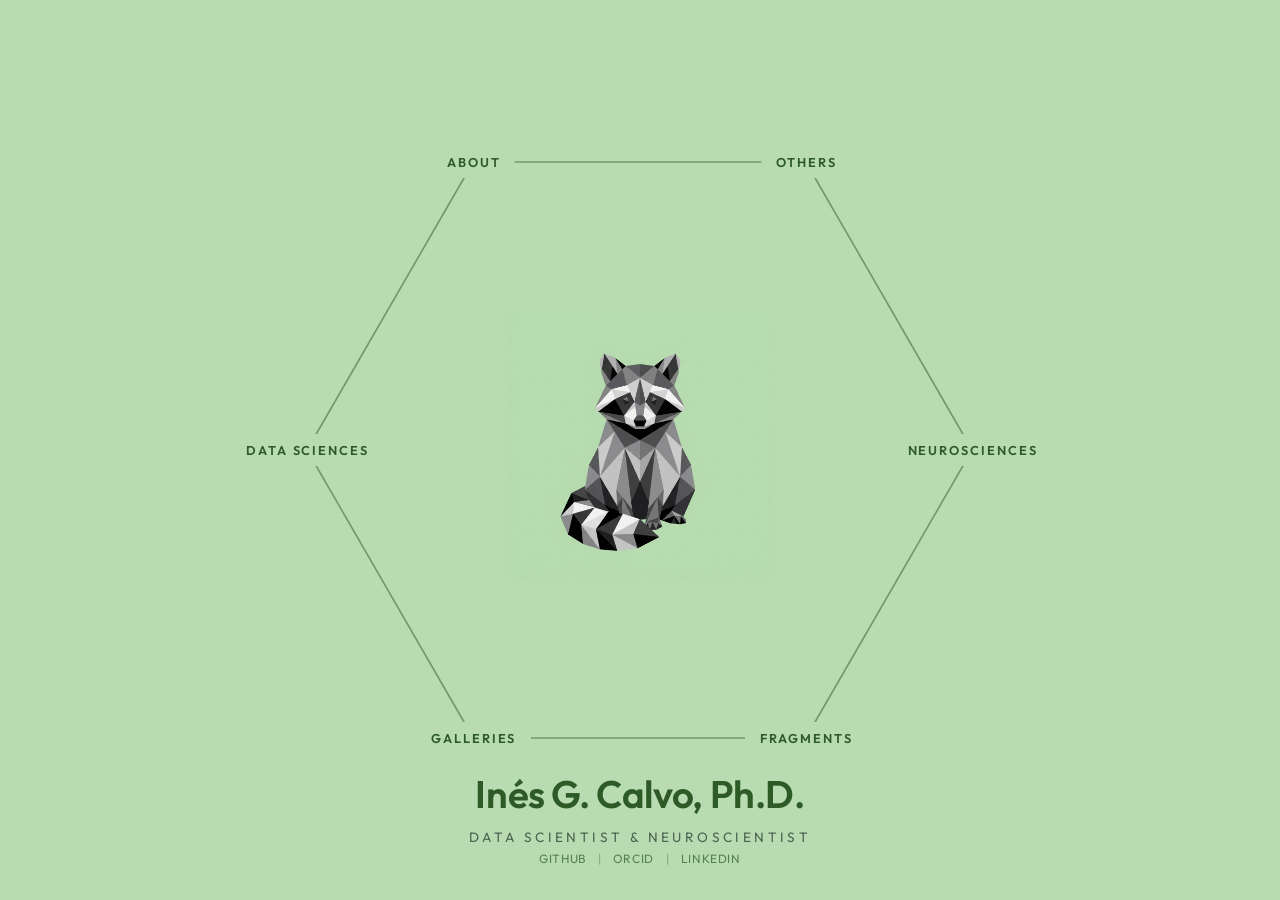
<file: index.html>
<!DOCTYPE html>
<html lang="en">
<head>
  <meta charset="UTF-8">
  <meta name="viewport" content="width=device-width, initial-scale=1.0">
  <meta name="author" content="Inés G. Calvo">
  <meta name="description" content="Inés González Calvo — Data Scientist & Neuroscientist. Interactive Minimalist Portfolio.">
  <title>Inés G. Calvo · Data Scientist & Neuroscientist</title>
  <link rel="shortcut icon" href="img/logo_inesgcalvo.png">
  <link rel="stylesheet" href="css/style.css?v=6">
</head>
<body>

  <div class="app-container">

    <!-- Hexagonal molecule: bonds + central figure + 6 vertices -->
    <div class="molecule" id="molecule">

      <!-- Bonds (hexagon edges) -->
      <svg class="hex-bonds" viewBox="0 0 100 86.6" aria-hidden="true" focusable="false">
        <polygon points="100,43.3 75,0 25,0 0,43.3 25,86.6 75,86.6"/>
      </svg>

      <!-- Central Figure -->
      <div class="central-figure">
        <img src="img/raccoon.png" alt="Geometric Raccoon" class="raccoon-img">
      </div>

      <!-- Vertices (atoms) + their branches -->
      <div class="hex-nodes">

        <!-- Top left -->
        <div class="vertex v-nw">
          <button class="node" data-hub="about" aria-expanded="false">About</button>
          <div class="branch" id="branch-about">
            <div class="twig" style="--a: 32deg">
              <span class="bond"></span>
              <a class="sub" href="bio.html">Bio</a>
            </div>
            <div class="twig" style="--a: 60deg">
              <span class="bond"></span>
              <a class="sub" href="cv.html">CV</a>
            </div>
            <div class="twig" style="--a: 88deg">
              <span class="bond"></span>
              <a class="sub" href="contact.html">Contact</a>
            </div>
          </div>
        </div>

        <!-- Top right -->
        <div class="vertex v-ne">
          <button class="node" data-panel="panel-others">Others</button>
        </div>

        <!-- Middle right -->
        <div class="vertex v-e">
          <button class="node" data-hub="neuro" aria-expanded="false">Neurosciences</button>
          <div class="branch" id="branch-neuro">
            <div class="twig" style="--a: 208deg">
              <span class="bond"></span>
              <a class="sub" href="publications.html">Publications</a>
            </div>
            <div class="twig" style="--a: 152deg">
              <span class="bond"></span>
              <a class="sub" href="experiences.html">Experiences</a>
            </div>
          </div>
        </div>

        <!-- Bottom right -->
        <div class="vertex v-se">
          <button class="node" data-panel="panel-fragments">Fragments</button>
        </div>

        <!-- Bottom left -->
        <div class="vertex v-sw">
          <button class="node" data-hub="galleries" aria-expanded="false">Galleries</button>
          <div class="branch" id="branch-galleries">
            <div class="twig" style="--a: -80deg">
              <span class="bond"></span>
              <button class="sub" data-panel="panel-photography">Photography</button>
            </div>
            <div class="twig" style="--a: -40deg">
              <span class="bond"></span>
              <button class="sub" data-panel="panel-drawings">Drawings</button>
            </div>
          </div>
        </div>

        <!-- Middle left -->
        <div class="vertex v-w">
          <button class="node" data-hub="data" aria-expanded="false">Data Sciences</button>
          <div class="branch" id="branch-data">
            <div class="twig" style="--a: -28deg">
              <span class="bond"></span>
              <button class="sub" data-panel="panel-projects">Projects</button>
            </div>
            <div class="twig" style="--a: 28deg">
              <span class="bond"></span>
              <button class="sub" data-panel="panel-models">Models</button>
            </div>
          </div>
        </div>

      </div>
    </div>

    <!-- UI Elements -->
    <div class="ui-overlay">
      <div class="bottom-info">
        <h1 class="name-title">Inés G. Calvo, Ph.D.</h1>
        <p class="sub-title">Data Scientist &amp; Neuroscientist</p>
        <nav class="social-links">
          <a href="https://github.com/inesgcalvo" target="_blank" rel="noopener" class="social-link">GitHub</a>
          <span class="separator">|</span>
          <a href="https://orcid.org/0000-0002-2652-2160" target="_blank" rel="noopener" class="social-link">ORCID</a>
          <span class="separator">|</span>
          <a href="https://www.linkedin.com/in/ines-g-calvo" target="_blank" rel="noopener" class="social-link">LinkedIn</a>
        </nav>
      </div>
    </div>

  </div>

  <!-- Projects Panel -->
  <div class="info-panel" id="panel-projects">
    <div class="panel-content">
      <button class="close-panel" aria-label="Close">&times;</button>
      <h2 class="panel-title">Projects</h2>
      <div class="projects-grid">
        <article class="project-item">
          <h4>Neuropapers DB</h4>
          <p>ML model predicting journals for neuroscience publications using TensorFlow.</p>
          <a href="https://github.com/inesgcalvo/neuro_papers_db" target="_blank" rel="noopener">View GitHub →</a>
        </article>

        <article class="project-item">
          <h4>Dog Breed Identifier</h4>
          <p>Deep learning vision model for identifying dog breeds.</p>
          <a href="https://github.com/inesgcalvo/dog_image_classification" target="_blank" rel="noopener">View GitHub →</a>
        </article>

        <article class="project-item">
          <h4>Price Prediction</h4>
          <p>Regression model for heavy machinery auction prices.</p>
          <a href="https://github.com/inesgcalvo/Bulldozer_price_prediction" target="_blank" rel="noopener">View GitHub →</a>
        </article>
      </div>
    </div>
  </div>

  <!-- Models Panel — TODO: replace with real content -->
  <div class="info-panel" id="panel-models">
    <div class="panel-content">
      <button class="close-panel" aria-label="Close">&times;</button>
      <h2 class="panel-title">Models</h2>
      <div class="panel-text wip">
        <p class="lead-text">Under construction.</p>
        <p>Trained models, experiments and notebooks will live here soon.</p>
      </div>
    </div>
  </div>

  <!-- Photography Panel -->
  <div class="info-panel" id="panel-photography">
    <div class="panel-content">
      <button class="close-panel" aria-label="Close">&times;</button>
      <h2 class="panel-title">Photography</h2>
      <div class="projects-grid">
        <article class="project-item">
          <h4>Lepidoptera</h4>
          <p>Butterflies photographed in the field over the summer of 2026.</p>
          <a href="lepidoptera.html">Open gallery →</a>
        </article>
      </div>
    </div>
  </div>

  <!-- Drawings Panel — TODO: replace with real content -->
  <div class="info-panel" id="panel-drawings">
    <div class="panel-content">
      <button class="close-panel" aria-label="Close">&times;</button>
      <h2 class="panel-title">Drawings</h2>
      <div class="panel-text wip">
        <p class="lead-text">Under construction.</p>
        <p>Sketches and illustrations are on their way.</p>
      </div>
    </div>
  </div>

  <!-- Others Panel -->
  <div class="info-panel" id="panel-others">
    <div class="panel-content">
      <button class="close-panel" aria-label="Close">&times;</button>
      <h2 class="panel-title">Others</h2>
      <div class="panel-text wip">
        <p class="lead-text">Under construction.</p>
        <p>This branch of the molecule is still growing.</p>
      </div>
    </div>
  </div>

  <!-- Fragments Panel -->
  <div class="info-panel" id="panel-fragments">
    <div class="panel-content">
      <button class="close-panel" aria-label="Close">&times;</button>
      <h2 class="panel-title">Fragments</h2>
      <div class="panel-text wip">
        <p class="lead-text">Under construction.</p>
        <p>Small pieces, notes and unfinished ideas will be collected here.</p>
      </div>
    </div>
  </div>

  <script src="js/main.js?v=2"></script>
</body>
</html>
</file>
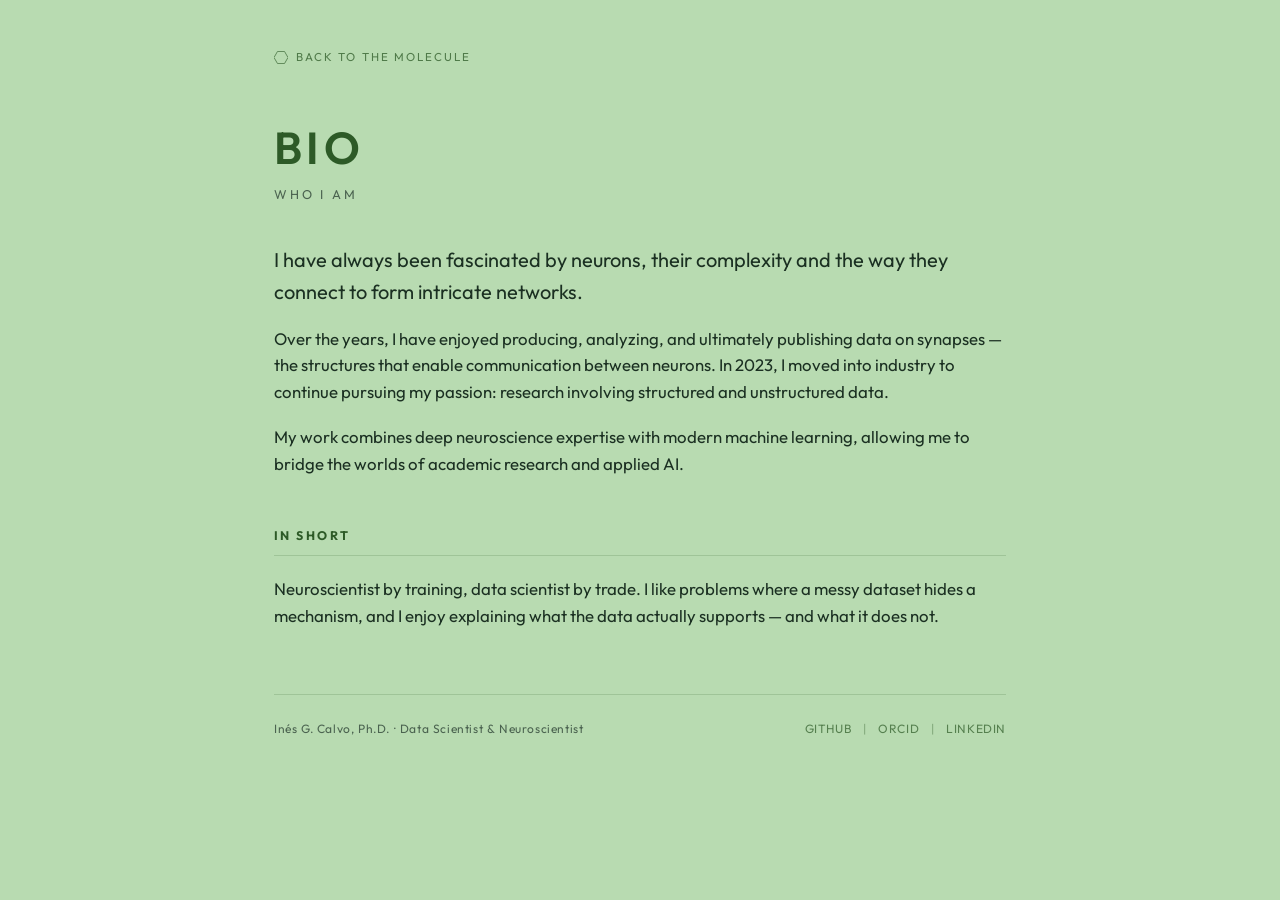
<file: bio.html>
<!DOCTYPE html>
<html lang="en" class="page-html">
<head>
  <meta charset="UTF-8">
  <meta name="viewport" content="width=device-width, initial-scale=1.0">
  <meta name="author" content="Inés G. Calvo">
  <meta name="description" content="Bio of Inés González Calvo — neuroscientist turned data scientist.">
  <title>Bio · Inés G. Calvo</title>
  <link rel="shortcut icon" href="img/logo_inesgcalvo.png">
  <link rel="stylesheet" href="css/style.css?v=6">
</head>
<body class="page">

  <div class="page-wrap">

    <nav class="page-nav">
      <a class="back-link" href="index.html">
        <svg class="hex-mark" viewBox="0 0 100 86.6" aria-hidden="true"><polygon points="100,43.3 75,0 25,0 0,43.3 25,86.6 75,86.6"/></svg>
        Back to the molecule
      </a>
    </nav>

    <header class="page-header">
      <h1 class="page-title">Bio</h1>
      <p class="page-kicker">Who I am</p>
    </header>

    <main class="page-body">
      <p class="lead-text">I have always been fascinated by neurons, their complexity and the way they connect to form intricate networks.</p>

      <p>Over the years, I have enjoyed producing, analyzing, and ultimately publishing data on synapses — the structures that enable communication between neurons. In 2023, I moved into industry to continue pursuing my passion: research involving structured and unstructured data.</p>

      <p>My work combines deep neuroscience expertise with modern machine learning, allowing me to bridge the worlds of academic research and applied AI.</p>

      <section class="page-section">
        <h2 class="section-title">In short</h2>
        <p>Neuroscientist by training, data scientist by trade. I like problems where a messy dataset hides a mechanism, and I enjoy explaining what the data actually supports — and what it does not.</p>
      </section>
    </main>

    <footer class="page-footer">
      <p>Inés G. Calvo, Ph.D. · Data Scientist &amp; Neuroscientist</p>
      <nav class="social-links">
        <a href="https://github.com/inesgcalvo" target="_blank" rel="noopener" class="social-link">GitHub</a>
        <span class="separator">|</span>
        <a href="https://orcid.org/0000-0002-2652-2160" target="_blank" rel="noopener" class="social-link">ORCID</a>
        <span class="separator">|</span>
        <a href="https://www.linkedin.com/in/ines-g-calvo" target="_blank" rel="noopener" class="social-link">LinkedIn</a>
      </nav>
    </footer>

  </div>

</body>
</html>
</file>
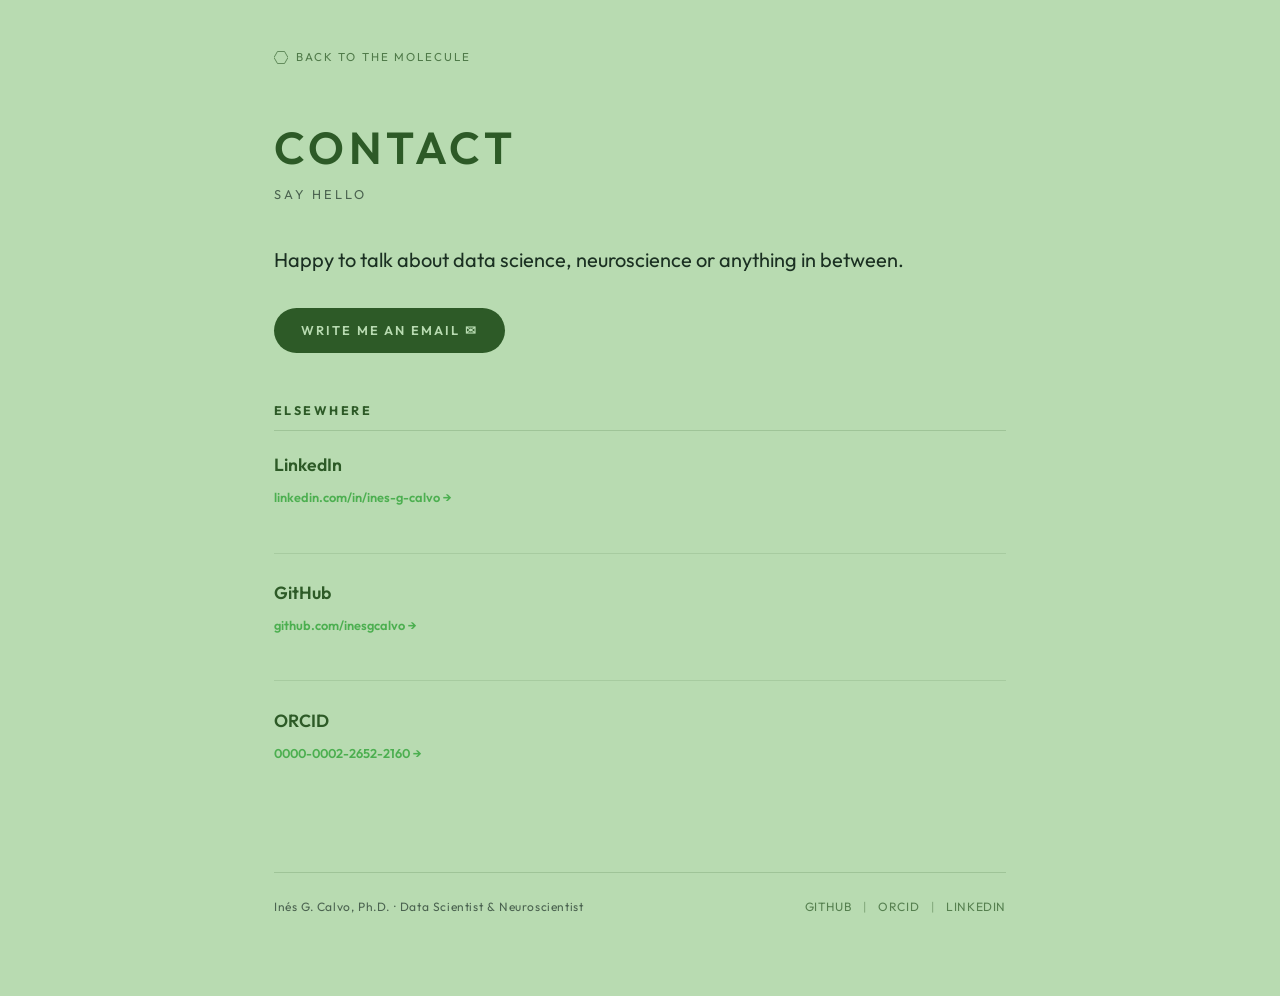
<file: contact.html>
<!DOCTYPE html>
<html lang="en" class="page-html">
<head>
  <meta charset="UTF-8">
  <meta name="viewport" content="width=device-width, initial-scale=1.0">
  <meta name="author" content="Inés G. Calvo">
  <meta name="description" content="Contact Inés González Calvo by email.">
  <title>Contact · Inés G. Calvo</title>
  <link rel="shortcut icon" href="img/logo_inesgcalvo.png">
  <link rel="stylesheet" href="css/style.css?v=6">
</head>
<body class="page">

  <div class="page-wrap">

    <nav class="page-nav">
      <a class="back-link" href="index.html">
        <svg class="hex-mark" viewBox="0 0 100 86.6" aria-hidden="true"><polygon points="100,43.3 75,0 25,0 0,43.3 25,86.6 75,86.6"/></svg>
        Back to the molecule
      </a>
    </nav>

    <header class="page-header">
      <h1 class="page-title">Contact</h1>
      <p class="page-kicker">Say hello</p>
    </header>

    <main class="page-body">
      <p class="lead-text">Happy to talk about data science, neuroscience or anything in between.</p>

      <!-- The address is not in the markup: mail.js assembles it from the two
           base64 chunks below, so e-mail harvesters scraping the HTML find nothing. -->
      <p style="margin-top: 2rem;">
        <button class="action-btn" id="mail-btn" data-u="aW5nbGV6" data-d="Z21haWwuY29t">Write me an email ✉</button>
      </p>
      <p class="action-note">
        <span id="mail-note" hidden></span>
        <button class="text-btn" id="mail-copy" hidden>Copy address</button>
      </p>
      <noscript>
        <p class="action-note">The address is hidden from bots and needs JavaScript. You can also reach me through LinkedIn below.</p>
      </noscript>

      <section class="page-section">
        <h2 class="section-title">Elsewhere</h2>
        <div class="entry">
          <h3>LinkedIn</h3>
          <p><a href="https://www.linkedin.com/in/ines-g-calvo" target="_blank" rel="noopener">linkedin.com/in/ines-g-calvo →</a></p>
        </div>
        <div class="entry">
          <h3>GitHub</h3>
          <p><a href="https://github.com/inesgcalvo" target="_blank" rel="noopener">github.com/inesgcalvo →</a></p>
        </div>
        <div class="entry">
          <h3>ORCID</h3>
          <p><a href="https://orcid.org/0000-0002-2652-2160" target="_blank" rel="noopener">0000-0002-2652-2160 →</a></p>
        </div>
      </section>
    </main>

    <footer class="page-footer">
      <p>Inés G. Calvo, Ph.D. · Data Scientist &amp; Neuroscientist</p>
      <nav class="social-links">
        <a href="https://github.com/inesgcalvo" target="_blank" rel="noopener" class="social-link">GitHub</a>
        <span class="separator">|</span>
        <a href="https://orcid.org/0000-0002-2652-2160" target="_blank" rel="noopener" class="social-link">ORCID</a>
        <span class="separator">|</span>
        <a href="https://www.linkedin.com/in/ines-g-calvo" target="_blank" rel="noopener" class="social-link">LinkedIn</a>
      </nav>
    </footer>

  </div>

  <script src="js/mail.js?v=2"></script>

</body>
</html>
</file>
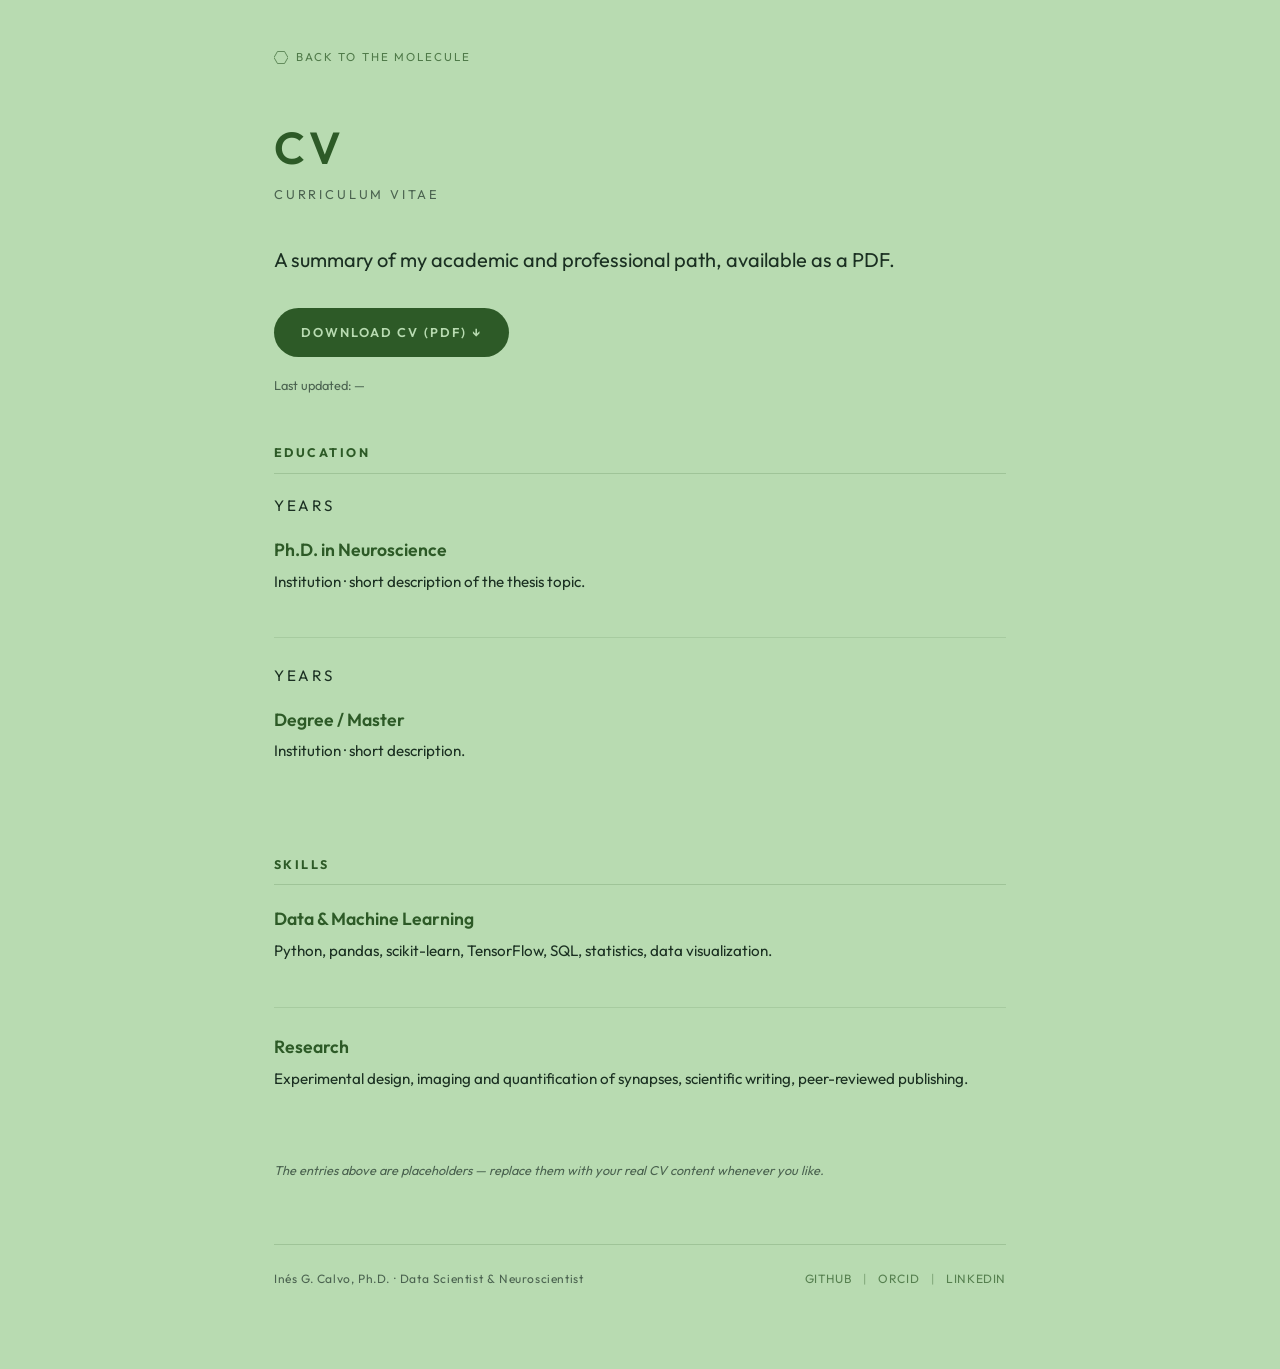
<file: cv.html>
<!DOCTYPE html>
<html lang="en" class="page-html">
<head>
  <meta charset="UTF-8">
  <meta name="viewport" content="width=device-width, initial-scale=1.0">
  <meta name="author" content="Inés G. Calvo">
  <meta name="description" content="Curriculum vitae of Inés González Calvo — download as PDF.">
  <title>CV · Inés G. Calvo</title>
  <link rel="shortcut icon" href="img/logo_inesgcalvo.png">
  <link rel="stylesheet" href="css/style.css?v=6">
</head>
<body class="page">

  <div class="page-wrap">

    <nav class="page-nav">
      <a class="back-link" href="index.html">
        <svg class="hex-mark" viewBox="0 0 100 86.6" aria-hidden="true"><polygon points="100,43.3 75,0 25,0 0,43.3 25,86.6 75,86.6"/></svg>
        Back to the molecule
      </a>
    </nav>

    <header class="page-header">
      <h1 class="page-title">CV</h1>
      <p class="page-kicker">Curriculum vitae</p>
    </header>

    <main class="page-body">
      <p class="lead-text">A summary of my academic and professional path, available as a PDF.</p>

      <!-- TODO: drop the PDF at assets/cv_ines_g_calvo.pdf (exact filename) for this button to work -->
      <p style="margin-top: 2rem;">
        <a class="action-btn" href="assets/cv_ines_g_calvo.pdf" download>Download CV (PDF) ↓</a>
      </p>
      <p class="action-note">Last updated: —</p>

      <section class="page-section">
        <h2 class="section-title">Education</h2>
        <!-- TODO: replace the placeholder entries below with the real ones -->
        <div class="entry">
          <p class="entry-meta">Years</p>
          <h3>Ph.D. in Neuroscience</h3>
          <p>Institution · short description of the thesis topic.</p>
        </div>
        <div class="entry">
          <p class="entry-meta">Years</p>
          <h3>Degree / Master</h3>
          <p>Institution · short description.</p>
        </div>
      </section>

      <section class="page-section">
        <h2 class="section-title">Skills</h2>
        <!-- TODO: adjust to taste -->
        <div class="entry">
          <h3>Data &amp; Machine Learning</h3>
          <p>Python, pandas, scikit-learn, TensorFlow, SQL, statistics, data visualization.</p>
        </div>
        <div class="entry">
          <h3>Research</h3>
          <p>Experimental design, imaging and quantification of synapses, scientific writing, peer-reviewed publishing.</p>
        </div>
      </section>

      <p class="placeholder-note">The entries above are placeholders — replace them with your real CV content whenever you like.</p>
    </main>

    <footer class="page-footer">
      <p>Inés G. Calvo, Ph.D. · Data Scientist &amp; Neuroscientist</p>
      <nav class="social-links">
        <a href="https://github.com/inesgcalvo" target="_blank" rel="noopener" class="social-link">GitHub</a>
        <span class="separator">|</span>
        <a href="https://orcid.org/0000-0002-2652-2160" target="_blank" rel="noopener" class="social-link">ORCID</a>
        <span class="separator">|</span>
        <a href="https://www.linkedin.com/in/ines-g-calvo" target="_blank" rel="noopener" class="social-link">LinkedIn</a>
      </nav>
    </footer>

  </div>

</body>
</html>
</file>
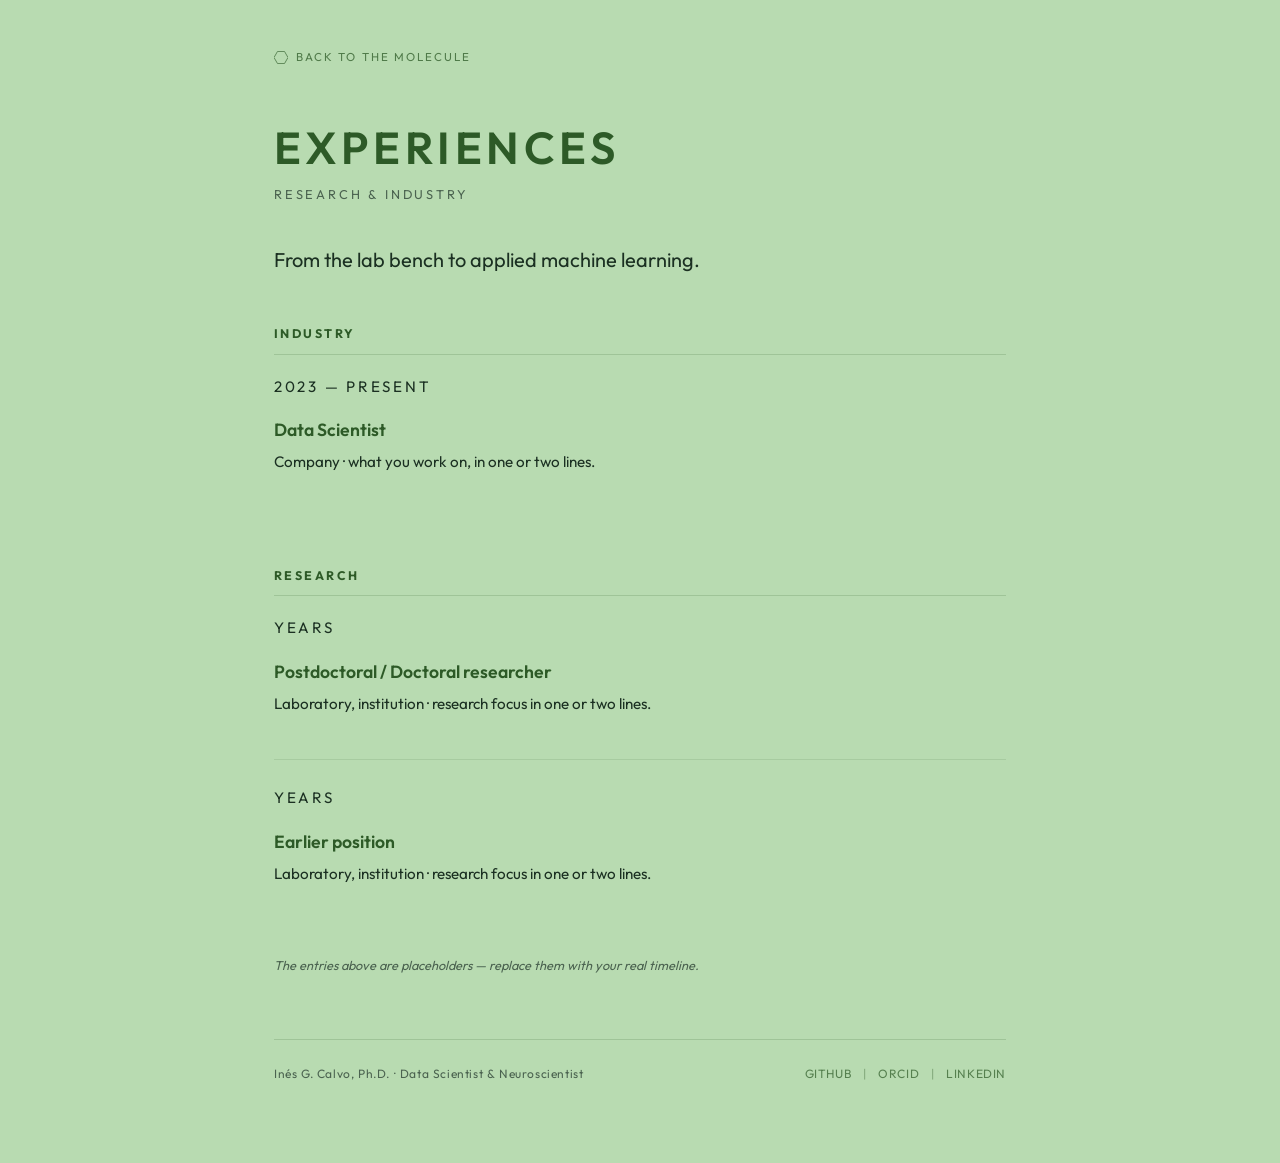
<file: experiences.html>
<!DOCTYPE html>
<html lang="en" class="page-html">
<head>
  <meta charset="UTF-8">
  <meta name="viewport" content="width=device-width, initial-scale=1.0">
  <meta name="author" content="Inés G. Calvo">
  <meta name="description" content="Research and industry experience of Inés González Calvo.">
  <title>Experiences · Inés G. Calvo</title>
  <link rel="shortcut icon" href="img/logo_inesgcalvo.png">
  <link rel="stylesheet" href="css/style.css?v=6">
</head>
<body class="page">

  <div class="page-wrap">

    <nav class="page-nav">
      <a class="back-link" href="index.html">
        <svg class="hex-mark" viewBox="0 0 100 86.6" aria-hidden="true"><polygon points="100,43.3 75,0 25,0 0,43.3 25,86.6 75,86.6"/></svg>
        Back to the molecule
      </a>
    </nav>

    <header class="page-header">
      <h1 class="page-title">Experiences</h1>
      <p class="page-kicker">Research &amp; industry</p>
    </header>

    <main class="page-body">
      <p class="lead-text">From the lab bench to applied machine learning.</p>

      <!-- TODO: replace the placeholder entries with the real positions -->
      <section class="page-section">
        <h2 class="section-title">Industry</h2>
        <div class="entry">
          <p class="entry-meta">2023 — present</p>
          <h3>Data Scientist</h3>
          <p>Company · what you work on, in one or two lines.</p>
        </div>
      </section>

      <section class="page-section">
        <h2 class="section-title">Research</h2>
        <div class="entry">
          <p class="entry-meta">Years</p>
          <h3>Postdoctoral / Doctoral researcher</h3>
          <p>Laboratory, institution · research focus in one or two lines.</p>
        </div>
        <div class="entry">
          <p class="entry-meta">Years</p>
          <h3>Earlier position</h3>
          <p>Laboratory, institution · research focus in one or two lines.</p>
        </div>
      </section>

      <p class="placeholder-note">The entries above are placeholders — replace them with your real timeline.</p>
    </main>

    <footer class="page-footer">
      <p>Inés G. Calvo, Ph.D. · Data Scientist &amp; Neuroscientist</p>
      <nav class="social-links">
        <a href="https://github.com/inesgcalvo" target="_blank" rel="noopener" class="social-link">GitHub</a>
        <span class="separator">|</span>
        <a href="https://orcid.org/0000-0002-2652-2160" target="_blank" rel="noopener" class="social-link">ORCID</a>
        <span class="separator">|</span>
        <a href="https://www.linkedin.com/in/ines-g-calvo" target="_blank" rel="noopener" class="social-link">LinkedIn</a>
      </nav>
    </footer>

  </div>

</body>
</html>
</file>
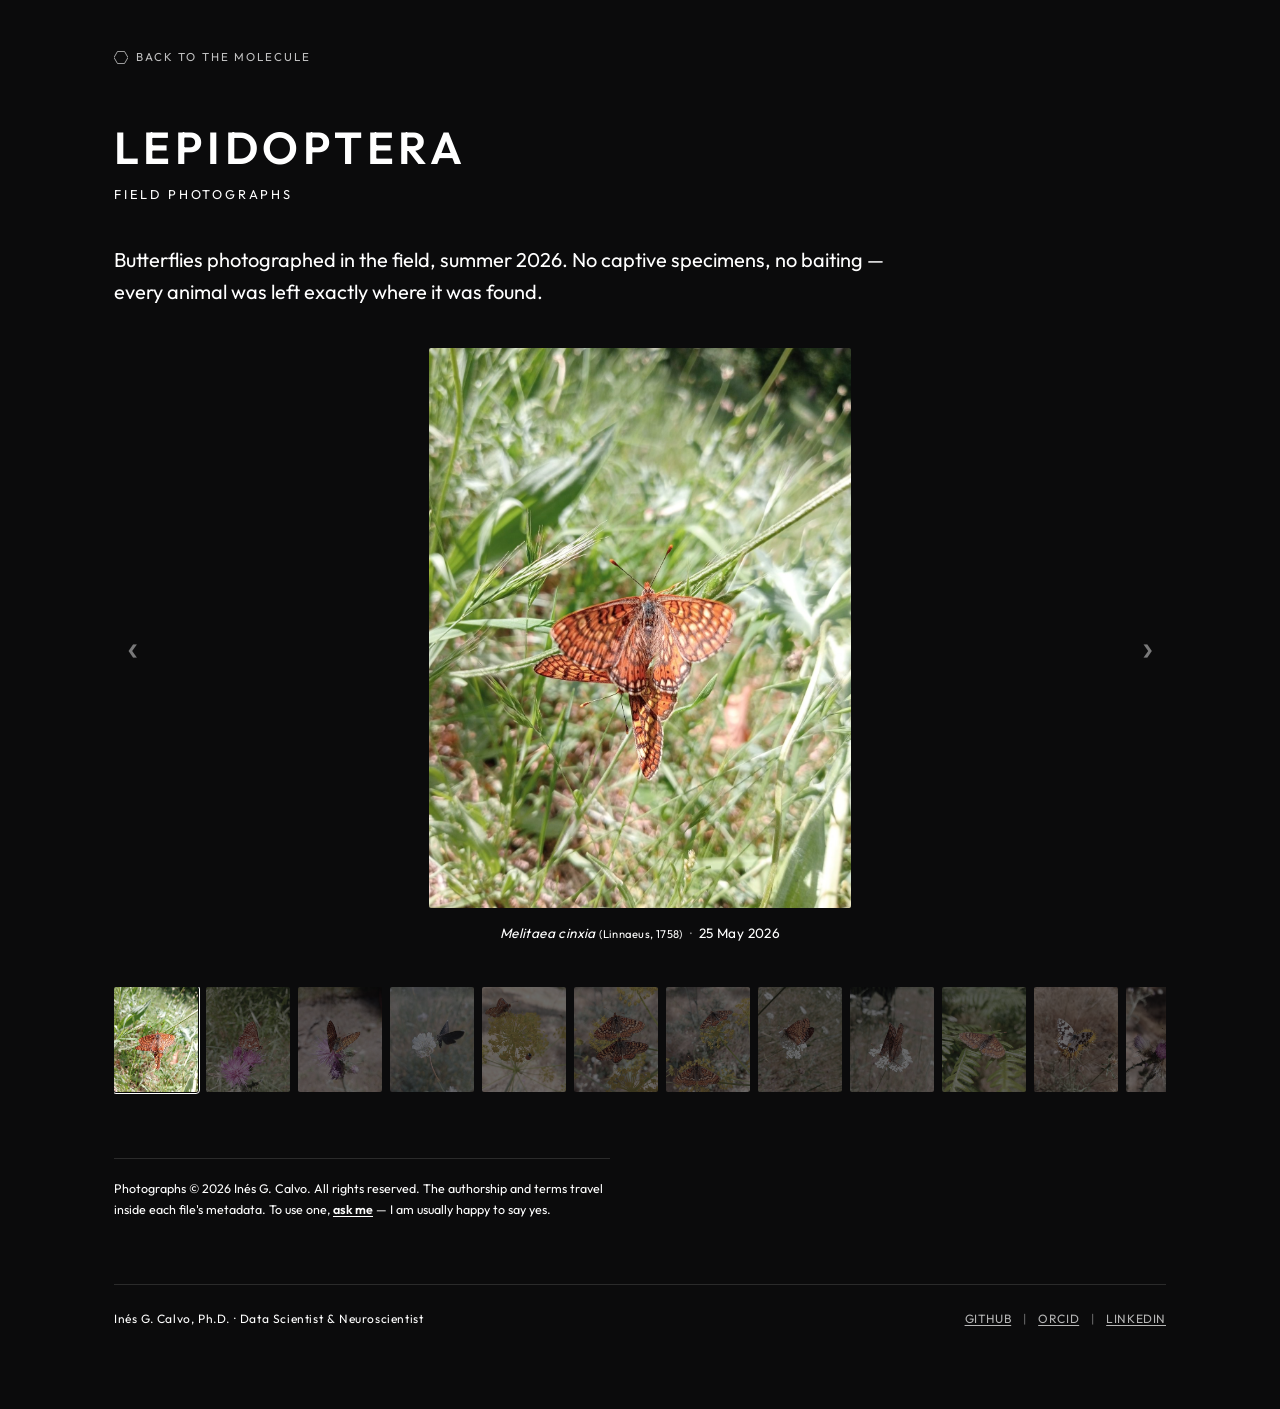
<file: lepidoptera.html>
<!DOCTYPE html>
<html lang="en" class="page-html">
<head>
  <meta charset="UTF-8">
  <meta name="viewport" content="width=device-width, initial-scale=1.0">
  <meta name="author" content="Inés G. Calvo">
  <meta name="description" content="Lepidoptera — butterflies photographed in the field by Inés González Calvo.">
  <meta name="copyright" content="© 2026 Inés G. Calvo. All rights reserved.">
  <title>Lepidoptera · Inés G. Calvo</title>
  <meta name="theme-color" content="#0b0b0c">
  <link rel="shortcut icon" href="img/logo_inesgcalvo.png">
  <link rel="stylesheet" href="css/style.css?v=6">
</head>
<body class="page page-gallery">

  <div class="page-wrap">

    <nav class="page-nav">
      <a class="back-link" href="index.html">
        <svg class="hex-mark" viewBox="0 0 100 86.6" aria-hidden="true"><polygon points="100,43.3 75,0 25,0 0,43.3 25,86.6 75,86.6"/></svg>
        Back to the molecule
      </a>
    </nav>

    <header class="page-header">
      <h1 class="page-title">Lepidoptera</h1>
      <p class="page-kicker">Field photographs</p>
    </header>

    <main class="page-body">
      <p class="lead-text">Butterflies photographed in the field, summer 2026. No captive specimens, no baiting — every animal was left exactly where it was found.</p>

      <div class="gallery" id="gallery">
        <noscript>
          <!-- No scripts: unfold the carousel into a plain vertical list.
               Undoing the stage's flex row and fixed height matters as much
               as revealing the frames — without it the twenty of them line
               up sideways and get clipped. -->
          <style>
            .stage { display: block; height: auto; }
            .slide { display: block; margin: 0 0 2.5rem; }
            .slide img { max-height: 80vh; }
            .stage-nav, .filmstrip { display: none; }
          </style>
        </noscript>
        <!-- gallery:start -->
          <div class="carousel" data-count="20">
            <div class="stage">
              <button type="button" class="stage-nav stage-prev" aria-label="Previous photograph">&#8249;</button>
            <figure class="slide is-active" data-index="0">
              <img src="img/lepidoptera/lepidoptera-01.jpg"
                   width="1205" height="1600"
                   loading="eager" decoding="async"
                   alt="Orange and black fritillary resting with open wings among green grass stems.">
              <figcaption class="slide-caption"><span class="taxon"><i>Melitaea</i> <i>cinxia</i> <span class="taxon-authority">(Linnaeus, 1758)</span></span><span class="caption-sep">·</span><time datetime="2026-05-25">25 May 2026</time></figcaption>
            </figure>
            <figure class="slide" data-index="1">
              <img src="img/lepidoptera/lepidoptera-02.jpg"
                   width="1205" height="1600"
                   loading="lazy" decoding="async"
                   alt="Fritillary with closed wings feeding on a magenta knapweed flower.">
              <figcaption class="slide-caption"><span class="taxon"><i>Melitaea</i> <i>cinxia</i> <span class="taxon-authority">(Linnaeus, 1758)</span></span><span class="caption-sep">·</span><time datetime="2026-05-30">30 May 2026</time></figcaption>
            </figure>
            <figure class="slide" data-index="2">
              <img src="img/lepidoptera/lepidoptera-03.jpg"
                   width="1205" height="1600"
                   loading="lazy" decoding="async"
                   alt="Fritillary perched on a purple thistle head above bare, sunlit ground.">
              <figcaption class="slide-caption"><span class="taxon"><i>Melitaea</i> <i>cinxia</i> <span class="taxon-authority">(Linnaeus, 1758)</span></span><span class="caption-sep">·</span><time datetime="2026-06-03">3 June 2026</time></figcaption>
            </figure>
            <figure class="slide" data-index="3">
              <img src="img/lepidoptera/lepidoptera-04.jpg"
                   width="1205" height="1600"
                   loading="lazy" decoding="async"
                   alt="Small dark butterfly with folded wings on a white pompom flower.">
              <figcaption class="slide-caption"><time datetime="2026-06-08">8 June 2026</time></figcaption>
            </figure>
            <figure class="slide" data-index="4">
              <img src="img/lepidoptera/lepidoptera-05.jpg"
                   width="1205" height="1600"
                   loading="lazy" decoding="async"
                   alt="A fritillary and a ladybird sharing the same yellow umbel of tiny flowers.">
              <figcaption class="slide-caption"><span class="taxon"><i>Melitaea</i> <i>cinxia</i> <span class="taxon-authority">(Linnaeus, 1758)</span></span><span class="caption-sep">·</span><time datetime="2026-06-09">9 June 2026</time></figcaption>
            </figure>
            <figure class="slide" data-index="5">
              <img src="img/lepidoptera/lepidoptera-06.jpg"
                   width="1205" height="1600"
                   loading="lazy" decoding="async"
                   alt="Two fritillaries with wings fully spread, feeding side by side on yellow umbels.">
              <figcaption class="slide-caption"><span class="taxon"><i>Melitaea</i> <i>cinxia</i> <span class="taxon-authority">(Linnaeus, 1758)</span></span><span class="caption-sep">·</span><time datetime="2026-06-09">9 June 2026</time></figcaption>
            </figure>
            <figure class="slide" data-index="6">
              <img src="img/lepidoptera/lepidoptera-07.jpg"
                   width="1205" height="1600"
                   loading="lazy" decoding="async"
                   alt="Three fritillaries scattered across a stand of yellow umbellifer flowers.">
              <figcaption class="slide-caption"><span class="taxon"><i>Melitaea</i> <i>cinxia</i> <span class="taxon-authority">(Linnaeus, 1758)</span></span><span class="caption-sep">·</span><time datetime="2026-06-09">9 June 2026</time></figcaption>
            </figure>
            <figure class="slide" data-index="7">
              <img src="img/lepidoptera/lepidoptera-08.jpg"
                   width="1205" height="1600"
                   loading="lazy" decoding="async"
                   alt="Fritillary with wings closed, showing its patterned underside, on a white umbel.">
              <figcaption class="slide-caption"><span class="taxon"><i>Melitaea</i> <i>cinxia</i> <span class="taxon-authority">(Linnaeus, 1758)</span></span><span class="caption-sep">·</span><time datetime="2026-06-10">10 June 2026</time></figcaption>
            </figure>
            <figure class="slide" data-index="8">
              <img src="img/lepidoptera/lepidoptera-09.jpg"
                   width="1205" height="1600"
                   loading="lazy" decoding="async"
                   alt="Dark fritillary seen head-on from behind while feeding on a white umbel.">
              <figcaption class="slide-caption"><span class="taxon"><i>Melitaea</i> <i>cinxia</i> <span class="taxon-authority">(Linnaeus, 1758)</span></span><span class="caption-sep">·</span><time datetime="2026-06-10">10 June 2026</time></figcaption>
            </figure>
            <figure class="slide" data-index="9">
              <img src="img/lepidoptera/lepidoptera-10.jpg"
                   width="1205" height="1600"
                   loading="lazy" decoding="async"
                   alt="Fritillary basking with open wings on the frond of a fern.">
              <figcaption class="slide-caption"><span class="taxon"><i>Melitaea</i> <i>cinxia</i> <span class="taxon-authority">(Linnaeus, 1758)</span></span><span class="caption-sep">·</span><time datetime="2026-06-10">10 June 2026</time></figcaption>
            </figure>
            <figure class="slide" data-index="10">
              <img src="img/lepidoptera/lepidoptera-11.jpg"
                   width="1200" height="1600"
                   loading="lazy" decoding="async"
                   alt="Black and white marbled butterfly feeding on a yellow thistle in dry grassland.">
              <figcaption class="slide-caption"><span class="taxon"><i>Melanargia</i> <i>lachesis</i> <span class="taxon-authority">(Hübner, 1790)</span></span><span class="caption-sep">·</span><time datetime="2026-07-13">13 July 2026</time></figcaption>
            </figure>
            <figure class="slide" data-index="11">
              <img src="img/lepidoptera/lepidoptera-12.jpg"
                   width="1200" height="1600"
                   loading="lazy" decoding="async"
                   alt="Marbled butterfly with open wings among purple knapweed heads.">
              <figcaption class="slide-caption"><span class="taxon"><i>Melanargia</i> <i>lachesis</i> <span class="taxon-authority">(Hübner, 1790)</span></span><span class="caption-sep">·</span><time datetime="2026-07-15">15 July 2026</time></figcaption>
            </figure>
            <figure class="slide" data-index="12">
              <img src="img/lepidoptera/lepidoptera-13.jpg"
                   width="1200" height="1600"
                   loading="lazy" decoding="async"
                   alt="Marbled butterfly drinking from a purple thistle flower.">
              <figcaption class="slide-caption"><span class="taxon"><i>Melanargia</i> <i>lachesis</i> <span class="taxon-authority">(Hübner, 1790)</span></span><span class="caption-sep">·</span><time datetime="2026-07-15">15 July 2026</time></figcaption>
            </figure>
            <figure class="slide" data-index="13">
              <img src="img/lepidoptera/lepidoptera-14.jpg"
                   width="1200" height="1600"
                   loading="lazy" decoding="async"
                   alt="Marbled butterfly with wings folded upright on a purple flower, sky behind.">
              <figcaption class="slide-caption"><span class="taxon"><i>Melanargia</i> <i>lachesis</i> <span class="taxon-authority">(Hübner, 1790)</span></span><span class="caption-sep">·</span><time datetime="2026-07-15">15 July 2026</time></figcaption>
            </figure>
            <figure class="slide" data-index="14">
              <img src="img/lepidoptera/lepidoptera-15.jpg"
                   width="1200" height="1600"
                   loading="lazy" decoding="async"
                   alt="Orange butterfly with folded wings and a long proboscis extended into a yellow thistle.">
              <figcaption class="slide-caption"><span class="taxon"><i>Fabriciana</i> sp.</span><span class="caption-sep">·</span><time datetime="2026-07-15">15 July 2026</time></figcaption>
            </figure>
            <figure class="slide" data-index="15">
              <img src="img/lepidoptera/lepidoptera-16.jpg"
                   width="1201" height="1600"
                   loading="lazy" decoding="async"
                   alt="Marbled butterfly on a yellow thistle, pine trees and blue sky behind.">
              <figcaption class="slide-caption"><span class="taxon"><i>Melanargia</i> <i>lachesis</i> <span class="taxon-authority">(Hübner, 1790)</span></span><span class="caption-sep">·</span><time datetime="2026-07-16">16 July 2026</time></figcaption>
            </figure>
            <figure class="slide" data-index="16">
              <img src="img/lepidoptera/lepidoptera-17.jpg"
                   width="1600" height="1200"
                   loading="lazy" decoding="async"
                   alt="Fritillary with closed wings clinging to a spiny green flower bud.">
              <figcaption class="slide-caption"><span class="taxon"><i>Fabriciana</i> sp.</span><span class="caption-sep">·</span><time datetime="2026-07-16">16 July 2026</time></figcaption>
            </figure>
            <figure class="slide" data-index="17">
              <img src="img/lepidoptera/lepidoptera-18.jpg"
                   width="1200" height="1600"
                   loading="lazy" decoding="async"
                   alt="Pale patterned butterfly with wings raised over a yellow thistle.">
              <figcaption class="slide-caption"><span class="taxon"><i>Melanargia</i> cf. <i>lachesis</i> <span class="taxon-authority">(Hübner, 1790)</span></span><span class="caption-sep">·</span><time datetime="2026-07-16">16 July 2026</time></figcaption>
            </figure>
            <figure class="slide" data-index="18">
              <img src="img/lepidoptera/lepidoptera-19.jpg"
                   width="1201" height="1600"
                   loading="lazy" decoding="async"
                   alt="Large orange fritillary with wings fully open on a spiny sea holly flower.">
              <figcaption class="slide-caption"><span class="taxon"><i>Argynnis</i> cf. <i>paphia</i> <span class="taxon-authority">(Linnaeus, 1758)</span></span><span class="caption-sep">·</span><time datetime="2026-07-30">30 July 2026</time></figcaption>
            </figure>
            <figure class="slide" data-index="19">
              <img src="img/lepidoptera/lepidoptera-20.jpg"
                   width="1600" height="1577"
                   loading="lazy" decoding="async"
                   alt="Fritillary with wings closed showing a mottled olive underside, on sea holly.">
              <figcaption class="slide-caption"><span class="taxon"><i>Argynnis</i> cf. <i>paphia</i> <span class="taxon-authority">(Linnaeus, 1758)</span></span><span class="caption-sep">·</span><time datetime="2026-07-30">30 July 2026</time></figcaption>
            </figure>
              <button type="button" class="stage-nav stage-next" aria-label="Next photograph">&#8250;</button>
            </div>
            <div class="filmstrip" role="tablist" aria-label="Choose a photograph">
            <button type="button" class="thumb is-active" role="tab"
                    data-index="0" aria-selected="true"
                    aria-label="Melitaea cinxia (Linnaeus, 1758)—25 May 2026">
              <img src="img/lepidoptera/thumb/lepidoptera-01.jpg"
                   width="602" height="800"
                   loading="lazy" decoding="async" alt="">
            </button>
            <button type="button" class="thumb" role="tab"
                    data-index="1" aria-selected="false"
                    aria-label="Melitaea cinxia (Linnaeus, 1758)—30 May 2026">
              <img src="img/lepidoptera/thumb/lepidoptera-02.jpg"
                   width="602" height="800"
                   loading="lazy" decoding="async" alt="">
            </button>
            <button type="button" class="thumb" role="tab"
                    data-index="2" aria-selected="false"
                    aria-label="Melitaea cinxia (Linnaeus, 1758)—3 June 2026">
              <img src="img/lepidoptera/thumb/lepidoptera-03.jpg"
                   width="602" height="800"
                   loading="lazy" decoding="async" alt="">
            </button>
            <button type="button" class="thumb" role="tab"
                    data-index="3" aria-selected="false"
                    aria-label="8 June 2026">
              <img src="img/lepidoptera/thumb/lepidoptera-04.jpg"
                   width="602" height="800"
                   loading="lazy" decoding="async" alt="">
            </button>
            <button type="button" class="thumb" role="tab"
                    data-index="4" aria-selected="false"
                    aria-label="Melitaea cinxia (Linnaeus, 1758)—9 June 2026">
              <img src="img/lepidoptera/thumb/lepidoptera-05.jpg"
                   width="602" height="800"
                   loading="lazy" decoding="async" alt="">
            </button>
            <button type="button" class="thumb" role="tab"
                    data-index="5" aria-selected="false"
                    aria-label="Melitaea cinxia (Linnaeus, 1758)—9 June 2026">
              <img src="img/lepidoptera/thumb/lepidoptera-06.jpg"
                   width="602" height="800"
                   loading="lazy" decoding="async" alt="">
            </button>
            <button type="button" class="thumb" role="tab"
                    data-index="6" aria-selected="false"
                    aria-label="Melitaea cinxia (Linnaeus, 1758)—9 June 2026">
              <img src="img/lepidoptera/thumb/lepidoptera-07.jpg"
                   width="602" height="800"
                   loading="lazy" decoding="async" alt="">
            </button>
            <button type="button" class="thumb" role="tab"
                    data-index="7" aria-selected="false"
                    aria-label="Melitaea cinxia (Linnaeus, 1758)—10 June 2026">
              <img src="img/lepidoptera/thumb/lepidoptera-08.jpg"
                   width="602" height="800"
                   loading="lazy" decoding="async" alt="">
            </button>
            <button type="button" class="thumb" role="tab"
                    data-index="8" aria-selected="false"
                    aria-label="Melitaea cinxia (Linnaeus, 1758)—10 June 2026">
              <img src="img/lepidoptera/thumb/lepidoptera-09.jpg"
                   width="602" height="800"
                   loading="lazy" decoding="async" alt="">
            </button>
            <button type="button" class="thumb" role="tab"
                    data-index="9" aria-selected="false"
                    aria-label="Melitaea cinxia (Linnaeus, 1758)—10 June 2026">
              <img src="img/lepidoptera/thumb/lepidoptera-10.jpg"
                   width="602" height="800"
                   loading="lazy" decoding="async" alt="">
            </button>
            <button type="button" class="thumb" role="tab"
                    data-index="10" aria-selected="false"
                    aria-label="Melanargia lachesis (Hübner, 1790)—13 July 2026">
              <img src="img/lepidoptera/thumb/lepidoptera-11.jpg"
                   width="600" height="800"
                   loading="lazy" decoding="async" alt="">
            </button>
            <button type="button" class="thumb" role="tab"
                    data-index="11" aria-selected="false"
                    aria-label="Melanargia lachesis (Hübner, 1790)—15 July 2026">
              <img src="img/lepidoptera/thumb/lepidoptera-12.jpg"
                   width="600" height="800"
                   loading="lazy" decoding="async" alt="">
            </button>
            <button type="button" class="thumb" role="tab"
                    data-index="12" aria-selected="false"
                    aria-label="Melanargia lachesis (Hübner, 1790)—15 July 2026">
              <img src="img/lepidoptera/thumb/lepidoptera-13.jpg"
                   width="600" height="800"
                   loading="lazy" decoding="async" alt="">
            </button>
            <button type="button" class="thumb" role="tab"
                    data-index="13" aria-selected="false"
                    aria-label="Melanargia lachesis (Hübner, 1790)—15 July 2026">
              <img src="img/lepidoptera/thumb/lepidoptera-14.jpg"
                   width="600" height="800"
                   loading="lazy" decoding="async" alt="">
            </button>
            <button type="button" class="thumb" role="tab"
                    data-index="14" aria-selected="false"
                    aria-label="Fabriciana sp.—15 July 2026">
              <img src="img/lepidoptera/thumb/lepidoptera-15.jpg"
                   width="600" height="800"
                   loading="lazy" decoding="async" alt="">
            </button>
            <button type="button" class="thumb" role="tab"
                    data-index="15" aria-selected="false"
                    aria-label="Melanargia lachesis (Hübner, 1790)—16 July 2026">
              <img src="img/lepidoptera/thumb/lepidoptera-16.jpg"
                   width="601" height="800"
                   loading="lazy" decoding="async" alt="">
            </button>
            <button type="button" class="thumb" role="tab"
                    data-index="16" aria-selected="false"
                    aria-label="Fabriciana sp.—16 July 2026">
              <img src="img/lepidoptera/thumb/lepidoptera-17.jpg"
                   width="800" height="600"
                   loading="lazy" decoding="async" alt="">
            </button>
            <button type="button" class="thumb" role="tab"
                    data-index="17" aria-selected="false"
                    aria-label="Melanargia cf. lachesis (Hübner, 1790)—16 July 2026">
              <img src="img/lepidoptera/thumb/lepidoptera-18.jpg"
                   width="600" height="800"
                   loading="lazy" decoding="async" alt="">
            </button>
            <button type="button" class="thumb" role="tab"
                    data-index="18" aria-selected="false"
                    aria-label="Argynnis cf. paphia (Linnaeus, 1758)—30 July 2026">
              <img src="img/lepidoptera/thumb/lepidoptera-19.jpg"
                   width="601" height="800"
                   loading="lazy" decoding="async" alt="">
            </button>
            <button type="button" class="thumb" role="tab"
                    data-index="19" aria-selected="false"
                    aria-label="Argynnis cf. paphia (Linnaeus, 1758)—30 July 2026">
              <img src="img/lepidoptera/thumb/lepidoptera-20.jpg"
                   width="800" height="788"
                   loading="lazy" decoding="async" alt="">
            </button>
            </div>
          </div>
        <!-- gallery:end -->
      </div>

      <p class="rights-note">
        Photographs © 2026 Inés G. Calvo. All rights reserved.
        The authorship and terms travel inside each file's metadata.
        To use one, <a href="contact.html">ask me</a> — I am usually happy to say yes.
      </p>
    </main>

    <footer class="page-footer">
      <p>Inés G. Calvo, Ph.D. · Data Scientist &amp; Neuroscientist</p>
      <nav class="social-links">
        <a href="https://github.com/inesgcalvo" target="_blank" rel="noopener" class="social-link">GitHub</a>
        <span class="separator">|</span>
        <a href="https://orcid.org/0000-0002-2652-2160" target="_blank" rel="noopener" class="social-link">ORCID</a>
        <span class="separator">|</span>
        <a href="https://www.linkedin.com/in/ines-g-calvo" target="_blank" rel="noopener" class="social-link">LinkedIn</a>
      </nav>
    </footer>

  </div>

  <script src="js/gallery.js?v=2"></script>
</body>
</html>
</file>
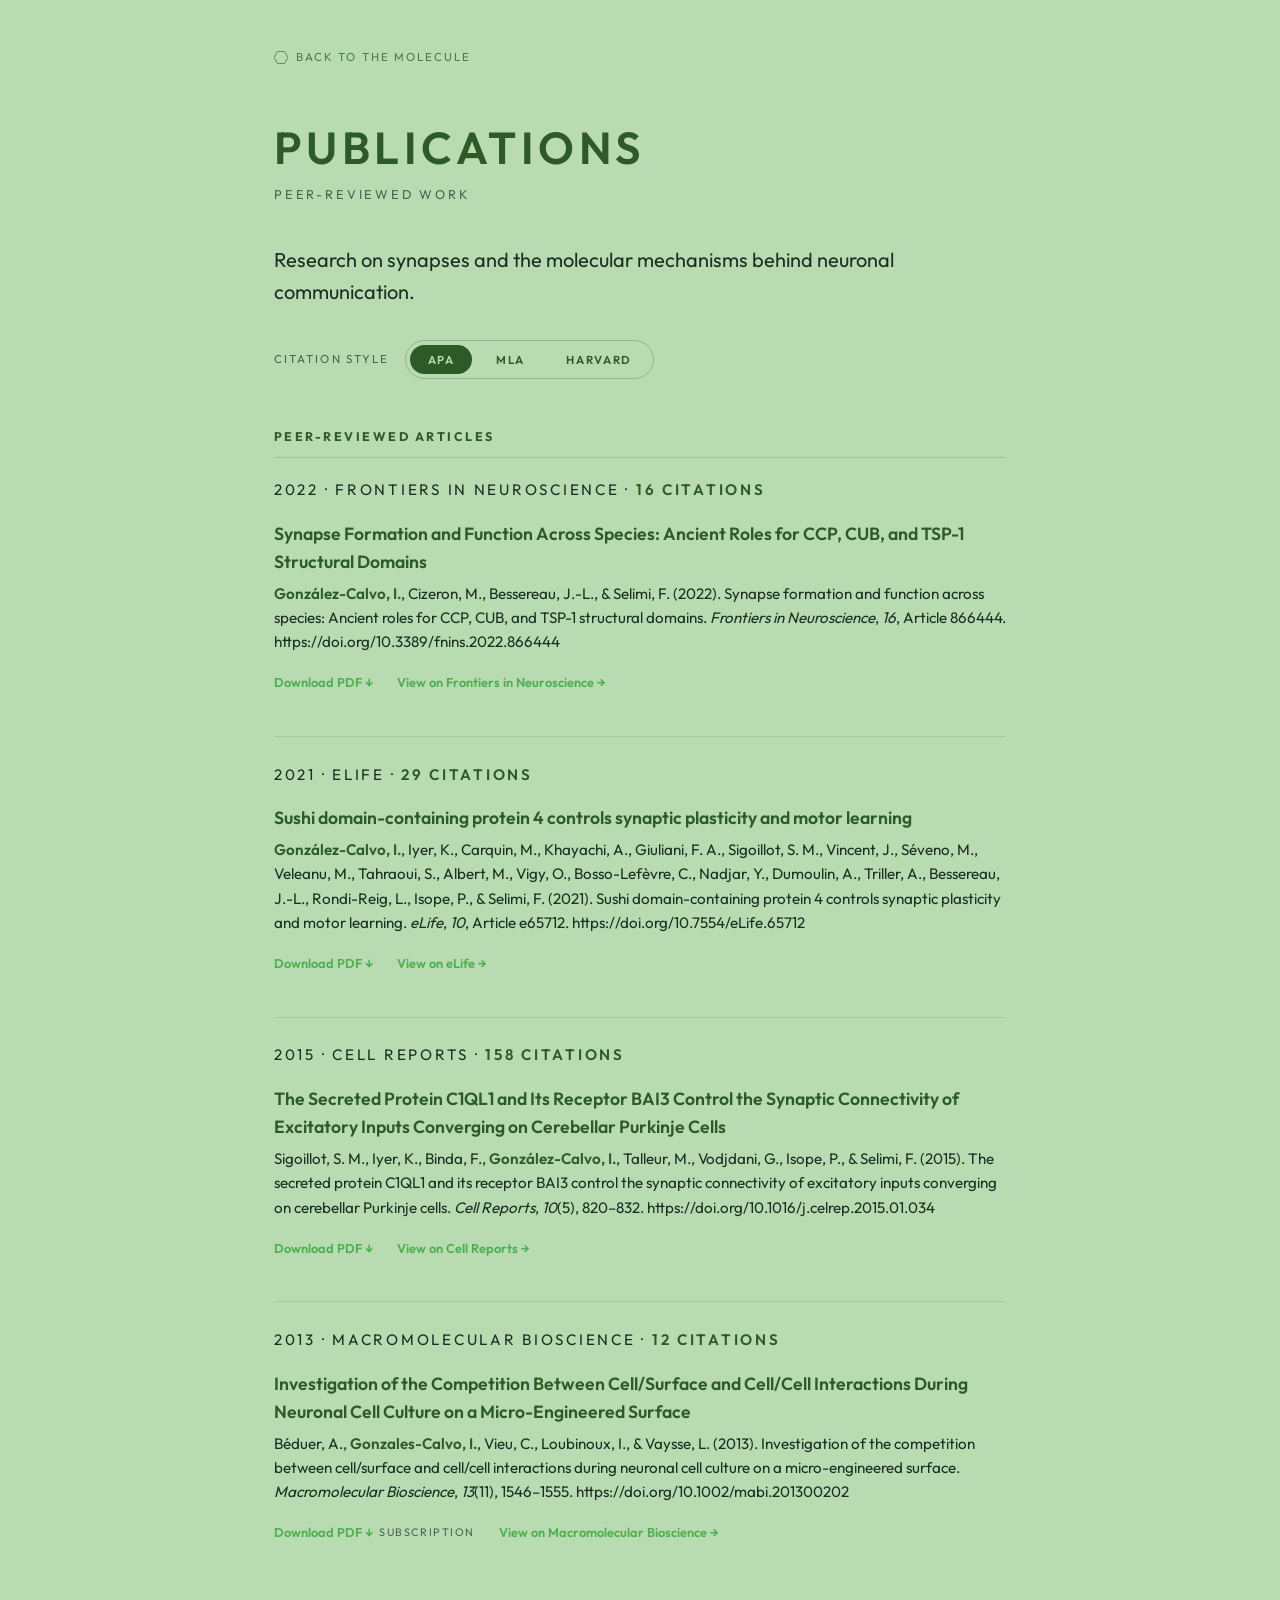
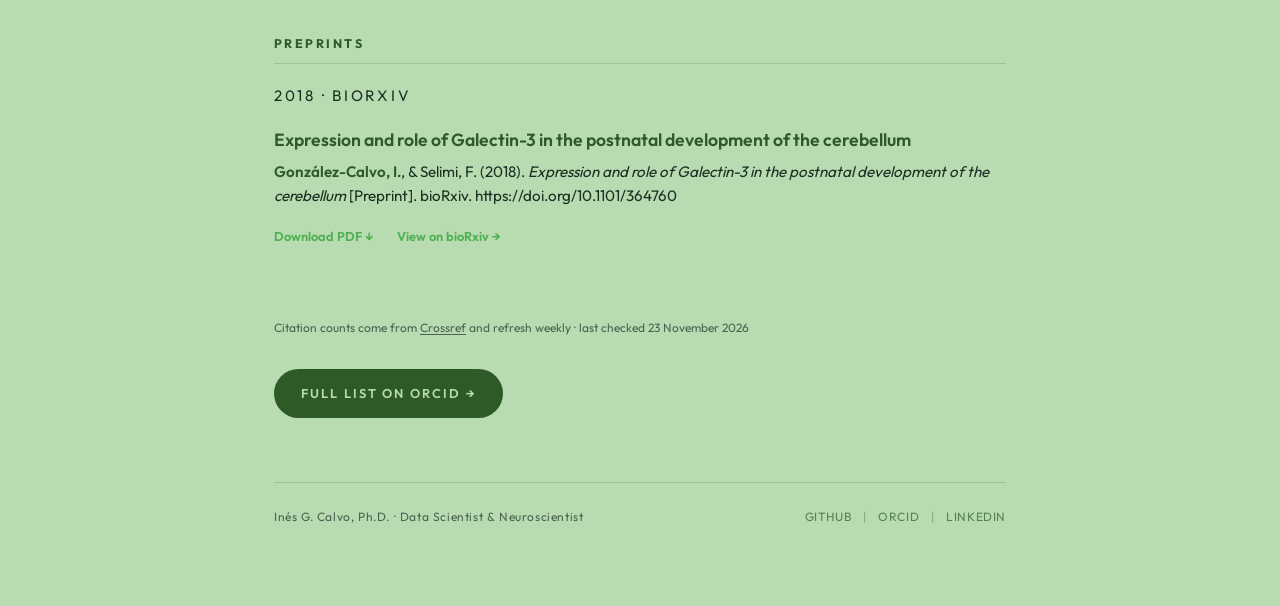
<file: publications.html>
<!DOCTYPE html>
<html lang="en" class="page-html">
<head>
  <meta charset="UTF-8">
  <meta name="viewport" content="width=device-width, initial-scale=1.0">
  <meta name="author" content="Inés G. Calvo">
  <meta name="description" content="Peer-reviewed publications by Inés González Calvo.">
  <title>Publications · Inés G. Calvo</title>
  <link rel="shortcut icon" href="img/logo_inesgcalvo.png">
  <link rel="stylesheet" href="css/style.css?v=6">
</head>
<body class="page">

  <div class="page-wrap">

    <nav class="page-nav">
      <a class="back-link" href="index.html">
        <svg class="hex-mark" viewBox="0 0 100 86.6" aria-hidden="true"><polygon points="100,43.3 75,0 25,0 0,43.3 25,86.6 75,86.6"/></svg>
        Back to the molecule
      </a>
    </nav>

    <header class="page-header">
      <h1 class="page-title">Publications</h1>
      <p class="page-kicker">Peer-reviewed work</p>
    </header>

    <main class="page-body">
      <p class="lead-text">Research on synapses and the molecular mechanisms behind neuronal communication.</p>

      <div class="cite-switch" role="group" aria-label="Citation style">
        <span class="cite-switch-label">Citation style</span>
        <div class="cite-options">
          <button type="button" class="cite-btn is-active" data-style="apa" aria-pressed="true">APA</button>
          <button type="button" class="cite-btn" data-style="mla" aria-pressed="false">MLA</button>
          <button type="button" class="cite-btn" data-style="harvard" aria-pressed="false">Harvard</button>
        </div>
      </div>

      <div id="pub-list" data-style="apa">

        <section class="page-section">
          <h2 class="section-title">Peer-reviewed articles</h2>

          <article class="entry">
            <p class="entry-meta">2022 · Frontiers in Neuroscience · <span class="cited-by" data-doi="10.3389/fnins.2022.866444">16 citations</span></p>
            <h3>Synapse Formation and Function Across Species: Ancient Roles for CCP, CUB, and TSP-1 Structural Domains</h3>

            <p class="citation" data-style="apa"><strong>González-Calvo, I.</strong>, Cizeron, M., Bessereau, J.-L., &amp; Selimi, F. (2022). Synapse formation and function across species: Ancient roles for CCP, CUB, and TSP-1 structural domains. <em>Frontiers in Neuroscience</em>, <em>16</em>, Article 866444. https://doi.org/10.3389/fnins.2022.866444</p>
            <p class="citation" data-style="mla"><strong>González-Calvo, Inés</strong>, et al. “Synapse Formation and Function Across Species: Ancient Roles for CCP, CUB, and TSP-1 Structural Domains.” <em>Frontiers in Neuroscience</em>, vol. 16, 2022, article 866444, https://doi.org/10.3389/fnins.2022.866444.</p>
            <p class="citation" data-style="harvard"><strong>González-Calvo, I.</strong> et al. (2022) ‘Synapse formation and function across species: ancient roles for CCP, CUB, and TSP-1 structural domains’, <em>Frontiers in Neuroscience</em>, 16, article 866444. Available at: https://doi.org/10.3389/fnins.2022.866444.</p>

            <p class="entry-links">
              <a href="https://www.frontiersin.org/articles/10.3389/fnins.2022.866444/pdf" target="_blank" rel="noopener">Download PDF ↓</a>
              <a href="https://doi.org/10.3389/fnins.2022.866444" target="_blank" rel="noopener">View on Frontiers in Neuroscience →</a>
            </p>
          </article>

          <article class="entry">
            <p class="entry-meta">2021 · eLife · <span class="cited-by" data-doi="10.7554/eLife.65712">29 citations</span></p>
            <h3>Sushi domain-containing protein 4 controls synaptic plasticity and motor learning</h3>

            <p class="citation" data-style="apa"><strong>González-Calvo, I.</strong>, Iyer, K., Carquin, M., Khayachi, A., Giuliani, F. A., Sigoillot, S. M., Vincent, J., Séveno, M., Veleanu, M., Tahraoui, S., Albert, M., Vigy, O., Bosso-Lefèvre, C., Nadjar, Y., Dumoulin, A., Triller, A., Bessereau, J.-L., Rondi-Reig, L., Isope, P., &amp; Selimi, F. (2021). Sushi domain-containing protein 4 controls synaptic plasticity and motor learning. <em>eLife</em>, <em>10</em>, Article e65712. https://doi.org/10.7554/eLife.65712</p>
            <p class="citation" data-style="mla"><strong>González-Calvo, Inés</strong>, et al. “Sushi Domain-Containing Protein 4 Controls Synaptic Plasticity and Motor Learning.” <em>eLife</em>, vol. 10, 2021, article e65712, https://doi.org/10.7554/eLife.65712.</p>
            <p class="citation" data-style="harvard"><strong>González-Calvo, I.</strong> et al. (2021) ‘Sushi domain-containing protein 4 controls synaptic plasticity and motor learning’, <em>eLife</em>, 10, e65712. Available at: https://doi.org/10.7554/eLife.65712.</p>

            <p class="entry-links">
              <a href="https://cdn.elifesciences.org/articles/65712/elife-65712-v1.pdf" target="_blank" rel="noopener">Download PDF ↓</a>
              <a href="https://doi.org/10.7554/eLife.65712" target="_blank" rel="noopener">View on eLife →</a>
            </p>
          </article>

          <article class="entry">
            <p class="entry-meta">2015 · Cell Reports · <span class="cited-by" data-doi="10.1016/j.celrep.2015.01.034">158 citations</span></p>
            <h3>The Secreted Protein C1QL1 and Its Receptor BAI3 Control the Synaptic Connectivity of Excitatory Inputs Converging on Cerebellar Purkinje Cells</h3>

            <p class="citation" data-style="apa">Sigoillot, S. M., Iyer, K., Binda, F., <strong>González-Calvo, I.</strong>, Talleur, M., Vodjdani, G., Isope, P., &amp; Selimi, F. (2015). The secreted protein C1QL1 and its receptor BAI3 control the synaptic connectivity of excitatory inputs converging on cerebellar Purkinje cells. <em>Cell Reports</em>, <em>10</em>(5), 820–832. https://doi.org/10.1016/j.celrep.2015.01.034</p>
            <p class="citation" data-style="mla">Sigoillot, Séverine M., et al. “The Secreted Protein C1QL1 and Its Receptor BAI3 Control the Synaptic Connectivity of Excitatory Inputs Converging on Cerebellar Purkinje Cells.” <em>Cell Reports</em>, vol. 10, no. 5, 2015, pp. 820–32, https://doi.org/10.1016/j.celrep.2015.01.034.</p>
            <p class="citation" data-style="harvard">Sigoillot, S.M. et al. (2015) ‘The secreted protein C1QL1 and its receptor BAI3 control the synaptic connectivity of excitatory inputs converging on cerebellar Purkinje cells’, <em>Cell Reports</em>, 10(5), pp. 820–832. Available at: https://doi.org/10.1016/j.celrep.2015.01.034.</p>

            <p class="entry-links">
              <a href="https://www.cell.com/cell-reports/pdf/S2211-1247(15)00067-5.pdf" target="_blank" rel="noopener">Download PDF ↓</a>
              <a href="https://doi.org/10.1016/j.celrep.2015.01.034" target="_blank" rel="noopener">View on Cell Reports →</a>
            </p>
          </article>

          <article class="entry">
            <p class="entry-meta">2013 · Macromolecular Bioscience · <span class="cited-by" data-doi="10.1002/mabi.201300202">12 citations</span></p>
            <h3>Investigation of the Competition Between Cell/Surface and Cell/Cell Interactions During Neuronal Cell Culture on a Micro-Engineered Surface</h3>

            <p class="citation" data-style="apa">Béduer, A., <strong>Gonzales-Calvo, I.</strong>, Vieu, C., Loubinoux, I., &amp; Vaysse, L. (2013). Investigation of the competition between cell/surface and cell/cell interactions during neuronal cell culture on a micro-engineered surface. <em>Macromolecular Bioscience</em>, <em>13</em>(11), 1546–1555. https://doi.org/10.1002/mabi.201300202</p>
            <p class="citation" data-style="mla">Béduer, Amélie, et al. “Investigation of the Competition Between Cell/Surface and Cell/Cell Interactions During Neuronal Cell Culture on a Micro-Engineered Surface.” <em>Macromolecular Bioscience</em>, vol. 13, no. 11, 2013, pp. 1546–55, https://doi.org/10.1002/mabi.201300202.</p>
            <p class="citation" data-style="harvard">Béduer, A. et al. (2013) ‘Investigation of the competition between cell/surface and cell/cell interactions during neuronal cell culture on a micro-engineered surface’, <em>Macromolecular Bioscience</em>, 13(11), pp. 1546–1555. Available at: https://doi.org/10.1002/mabi.201300202.</p>

            <p class="entry-links">
              <a href="https://onlinelibrary.wiley.com/doi/pdf/10.1002/mabi.201300202" target="_blank" rel="noopener">Download PDF ↓</a>
              <span class="entry-tag">subscription</span>
              <a href="https://doi.org/10.1002/mabi.201300202" target="_blank" rel="noopener">View on Macromolecular Bioscience →</a>
            </p>
          </article>
        </section>

        <section class="page-section">
          <h2 class="section-title">Preprints</h2>

          <article class="entry">
            <p class="entry-meta">2018 · bioRxiv</p>
            <h3>Expression and role of Galectin-3 in the postnatal development of the cerebellum</h3>

            <p class="citation" data-style="apa"><strong>González-Calvo, I.</strong>, &amp; Selimi, F. (2018). <em>Expression and role of Galectin-3 in the postnatal development of the cerebellum</em> [Preprint]. bioRxiv. https://doi.org/10.1101/364760</p>
            <p class="citation" data-style="mla"><strong>González-Calvo, Inés</strong>, and Fekrije Selimi. “Expression and Role of Galectin-3 in the Postnatal Development of the Cerebellum.” <em>bioRxiv</em>, 7 July 2018, preprint, https://doi.org/10.1101/364760.</p>
            <p class="citation" data-style="harvard"><strong>González-Calvo, I.</strong> and Selimi, F. (2018) ‘Expression and role of Galectin-3 in the postnatal development of the cerebellum’, <em>bioRxiv</em> [Preprint]. Available at: https://doi.org/10.1101/364760.</p>

            <p class="entry-links">
              <a href="https://www.biorxiv.org/content/10.1101/364760v1.full.pdf" target="_blank" rel="noopener">Download PDF ↓</a>
              <a href="https://doi.org/10.1101/364760" target="_blank" rel="noopener">View on bioRxiv →</a>
            </p>
          </article>
        </section>

      </div>

      <p class="metrics-note">Citation counts come from
        <a href="https://www.crossref.org/" target="_blank" rel="noopener">Crossref</a>
        and refresh weekly · last checked
        <time class="metrics-updated" datetime="2026-11-23">23 November 2026</time>
      </p>

      <p style="margin-top: 2rem;">
        <a class="action-btn" href="https://orcid.org/0000-0002-2652-2160" target="_blank" rel="noopener">Full list on ORCID →</a>
      </p>
    </main>

    <footer class="page-footer">
      <p>Inés G. Calvo, Ph.D. · Data Scientist &amp; Neuroscientist</p>
      <nav class="social-links">
        <a href="https://github.com/inesgcalvo" target="_blank" rel="noopener" class="social-link">GitHub</a>
        <span class="separator">|</span>
        <a href="https://orcid.org/0000-0002-2652-2160" target="_blank" rel="noopener" class="social-link">ORCID</a>
        <span class="separator">|</span>
        <a href="https://www.linkedin.com/in/ines-g-calvo" target="_blank" rel="noopener" class="social-link">LinkedIn</a>
      </nav>
    </footer>

  </div>

  <script src="js/publications.js?v=1"></script>
</body>
</html>
</file>
<file: css/style.css>
/* ============================================================
   DESIGN SYSTEM — Inés G. Calvo · 'In Pieces' Style Redesign
   ============================================================ */

/* --- Google Fonts --- */
@import url('https://fonts.googleapis.com/css2?family=Outfit:wght@300;400;600&display=swap');

:root {
  /* Green Palette - Matching the raccoon image background exactly */
  --bg-color:       #b8dbb1; 
  --primary-green:  #2D5A27; /* Forest Green for UI */
  --accent-green:   #4CAF50; /* Leaf Green */
  --text-dark:      #1B3022; /* Deep Dark Green */
  --text-muted:     #4B6350; /* Muted Green */
  --white:          #FFFFFF;
  
  /* Typography - Strictly Sans-Serif */
  --font-main:      'Outfit', sans-serif;

  /* Molecule geometry — width of the regular hexagon (vertex to vertex).
     Its height is always width * sin(60°) = width * 0.8660254 */
  --hex-w: min(80vw, 64vh * 1.1547, 820px);
  /* Length of a branch bond, from the vertex outwards */
  --twig-L: calc(var(--hex-w) * 0.2);

  /* Transitions */
  --ease-smooth: cubic-bezier(0.25, 0.46, 0.45, 0.94);
  --ease-snap:   cubic-bezier(0.16, 1, 0.3, 1);
}

/* --- Reset & Base --- */
*, *::before, *::after { box-sizing: border-box; margin: 0; padding: 0; }

html, body {
  width: 100%;
  height: 100%;
  overflow: hidden; /* Disable scrolling */
}

body {
  font-family: var(--font-main);
  background-color: var(--bg-color);
  color: var(--text-dark);
  line-height: 1.6;
}

/* --- Main Layout --- */
.app-container {
  position: relative;
  width: 100vw;
  height: 100vh;
  display: flex;
  flex-direction: column;
  align-items: center;
  justify-content: center;
}

/* --- Molecule (hexagonal carbon ring) --- */
.molecule {
  position: relative;
  width: var(--hex-w);
  aspect-ratio: 1 / 0.8660254; /* regular hexagon bounding box */
  display: flex;
  align-items: center;
  justify-content: center;
  z-index: 2;
  transition: transform 0.5s var(--ease-snap);
}

/* Branches grow inwards, so the raccoon steps back while one is open */
.molecule.has-open .central-figure { opacity: 0.3; }

/* Bonds — the drawn edges of the hexagon */
.hex-bonds {
  position: absolute;
  inset: 0;
  width: 100%;
  height: 100%;
  overflow: visible;
  pointer-events: none;
}

.hex-bonds polygon {
  fill: none;
  stroke: var(--primary-green);
  stroke-width: 0.25;      /* viewBox units — scales with the hexagon */
  stroke-linejoin: round;
  opacity: 0.5;
  stroke-dasharray: 300;         /* perimeter = 6 * 50 in viewBox units */
  animation: drawBonds 2.4s var(--ease-smooth) 0.3s both;
}

/* --- Central Figure --- */
.central-figure {
  width: 40%;
  position: relative;
  z-index: 2;
  animation: fadeInScale 1.8s var(--ease-snap) both;
  transition: opacity 0.5s var(--ease-smooth);
}

.raccoon-img {
  width: 100%;
  height: auto;
  /* No shadow/frame as requested */
}

/* --- Nodes (atoms sitting on the hexagon vertices) --- */
.hex-nodes {
  position: absolute;
  inset: 0;
  pointer-events: none;
  z-index: 3;
}

/* A vertex is a zero-sized anchor: its node and its branch hang from it */
.vertex { position: absolute; width: 0; height: 0; }

.v-nw { left: 25%;  top: 0;    }
.v-ne { left: 75%;  top: 0;    }
.v-e  { left: 100%; top: 50%;  }
.v-se { left: 75%;  top: 100%; }
.v-sw { left: 25%;  top: 100%; }
.v-w  { left: 0;    top: 50%;  }

.node, .sub {
  pointer-events: auto;
  background: var(--bg-color); /* masks the bond behind the label */
  border: none;
  border-radius: 50px;
  color: var(--primary-green);
  font-family: var(--font-main);
  text-transform: uppercase;
  text-decoration: none;
  white-space: nowrap;
  cursor: pointer;
  transition: color 0.3s var(--ease-smooth), transform 0.3s var(--ease-smooth);
}

/* Main nodes — the six hexagon vertices */
.node {
  position: absolute;
  left: 0;
  top: 0;
  z-index: 2; /* the label masks the start of its own bonds */
  transform: translate(-50%, -50%);
  font-size: clamp(0.6rem, 1.05vw, 0.8rem);
  font-weight: 600;
  letter-spacing: 0.15em;
  padding: 0.5rem 0.9rem;
  animation: fadeInNode 1s var(--ease-snap) both;
}

.v-nw .node { animation-delay: 0.9s; }
.v-ne .node { animation-delay: 1.05s; }
.v-e  .node { animation-delay: 1.2s; }
.v-se .node { animation-delay: 1.35s; }
.v-sw .node { animation-delay: 1.5s; }
.v-w  .node { animation-delay: 1.65s; }

.node:hover,
.node:focus-visible {
  color: var(--accent-green);
  outline: none;
  transform: translate(-50%, -50%) scale(1.12);
}

.node.active { color: var(--accent-green); }

/* --- Branches (the sub-nodes bonded to a vertex) --- */
.branch {
  position: absolute;
  left: 0;
  top: 0;
  width: 0;
  height: 0;
  opacity: 0;
  visibility: hidden;
  transform: scale(0.7);
  transform-origin: 0 0;
  z-index: 1;
  transition: opacity 0.35s var(--ease-smooth),
              transform 0.45s var(--ease-snap),
              visibility 0.35s;
}

.branch.open {
  opacity: 1;
  visibility: visible;
  transform: scale(1);
}

/* Bond length per branch: short enough that the sub-nodes sit in the ring's
   inner margin, clear of both the raccoon and the hexagon edges */
#branch-about     { --twig-L: calc(var(--hex-w) * 0.18); }
#branch-neuro     { --twig-L: calc(var(--hex-w) * 0.21); }
#branch-data      { --twig-L: calc(var(--hex-w) * 0.19); }
#branch-galleries { --twig-L: calc(var(--hex-w) * 0.19); }

.twig { position: absolute; left: 0; top: 0; width: 0; height: 0; }

/* The line from the vertex to its sub-node */
.bond {
  position: absolute;
  left: 0;
  top: 0;
  width: var(--twig-L);
  height: 1px;
  background: var(--primary-green);
  opacity: 0.45;
  transform: rotate(var(--a));
  transform-origin: 0 50%;
}

/* Sub-node: rotate out along the bond, then un-rotate so the text stays level */
.sub {
  position: absolute;
  left: 0;
  top: 0;
  font-size: clamp(0.55rem, 0.95vw, 0.72rem);
  font-weight: 400;
  letter-spacing: 0.12em;
  padding: 0.35rem 0.7rem;
  transform: rotate(var(--a)) translateX(var(--twig-L)) rotate(calc(-1 * var(--a))) translate(-50%, -50%);
}

.sub:hover,
.sub:focus-visible {
  color: var(--accent-green);
  outline: none;
  transform: rotate(var(--a)) translateX(var(--twig-L)) rotate(calc(-1 * var(--a))) translate(-50%, -50%) scale(1.14);
}

/* --- UI Elements (Floating) --- */
.ui-overlay {
  position: absolute;
  inset: 0;
  pointer-events: none;
  z-index: 10;
}

.bottom-info {
  position: absolute;
  bottom: 2rem;
  left: 50%;
  transform: translateX(-50%);
  text-align: center;
  pointer-events: auto;
  width: 100%;
}

.name-title {
  font-weight: 600;
  font-size: clamp(1.4rem, 3vw, 2.4rem);
  color: var(--primary-green);
  margin-bottom: 0.1rem;
  letter-spacing: -0.01em;
}

.sub-title {
  font-size: 0.85rem;
  text-transform: uppercase;
  letter-spacing: 0.25em;
  color: var(--text-muted);
}

.social-links {
  display: flex;
  justify-content: center;
  align-items: center;
  gap: 0.75rem;
  pointer-events: auto;
}

.social-link {
  color: var(--primary-green);
  text-decoration: none;
  font-size: 0.75rem;
  letter-spacing: 0.05em;
  text-transform: uppercase;
  opacity: 0.7;
  transition: opacity 0.3s;
}

.social-link:hover { opacity: 1; }

.separator {
  color: var(--primary-green);
  font-size: 0.75rem;
  opacity: 0.4;
}

/* --- Info Panels (Modals) --- */
.info-panel {
  position: fixed;
  inset: 0;
  background: rgba(45, 90, 39, 0.95); /* Dark green semi-transparent */
  display: flex;
  align-items: center;
  justify-content: center;
  z-index: 100;
  opacity: 0;
  visibility: hidden;
  transition: all 0.5s var(--ease-smooth);
  backdrop-filter: blur(10px);
}

.info-panel.active {
  opacity: 1;
  visibility: visible;
}

.panel-content {
  background: var(--bg-color);
  width: 90%;
  max-width: 600px;
  padding: 3rem;
  border-radius: 12px;
  position: relative;
  transform: translateY(20px);
  transition: transform 0.5s var(--ease-snap);
}

.info-panel.active .panel-content {
  transform: translateY(0);
}

.close-panel {
  position: absolute;
  top: 1.5rem;
  right: 1.5rem;
  background: none;
  border: none;
  font-size: 1.5rem;
  color: var(--primary-green);
  cursor: pointer;
}

.panel-title {
  font-size: 2rem;
  margin-bottom: 1.5rem;
  color: var(--primary-green);
  text-transform: uppercase;
  letter-spacing: 0.1em;
}

.panel-text {
  color: var(--text-dark);
  font-size: 1.1rem;
  text-align: center;
}

.projects-grid {
  display: flex;
  flex-direction: column;
  gap: 1.5rem;
  margin-top: 1rem;
  text-align: center;
}

.project-item {
  padding: 0 0 1.5rem 0;
  border-bottom: 1px solid rgba(45, 90, 39, 0.1);
}

.project-item:last-child {
  border-bottom: none;
}

.project-item h4 {
  font-size: 1.1rem;
  margin-bottom: 0.2rem;
}

.project-item p {
  font-size: 0.9rem;
  color: var(--text-muted);
}

.project-item a {
  color: var(--accent-green);
  text-decoration: none;
  font-weight: 600;
  font-size: 0.8rem;
}

/* Under-construction panels */
.wip .lead-text {
  text-transform: uppercase;
  letter-spacing: 0.18em;
  font-size: 0.8rem;
  color: var(--primary-green);
  margin-bottom: 0.75rem;
}

.wip p:last-child { color: var(--text-muted); font-size: 1rem; }

/* --- Animations --- */
@keyframes fadeInScale {
  from { opacity: 0; transform: scale(0.85); }
  to   { opacity: 1; transform: scale(1); }
}

@keyframes drawBonds {
  from { stroke-dashoffset: 300; opacity: 0; }
  to   { stroke-dashoffset: 0;   opacity: 0.5; }
}

@keyframes fadeInNode {
  from { opacity: 0; }
  to   { opacity: 1; }
}

@media (prefers-reduced-motion: reduce) {
  .hex-bonds polygon, .node, .central-figure { animation: none; }
  .hex-bonds polygon { stroke-dashoffset: 0; }
}

/* --- Responsive --- */
@media (max-width: 800px) {
  /* Narrower ring so the left/right labels stay inside the viewport */
  :root { --hex-w: min(78vw, 56vh * 1.1547); }
  .central-figure { width: 38%; }

  .node {
    font-size: 0.56rem;
    letter-spacing: 0.06em;
    padding: 0.35rem 0.45rem;
  }

  .name-title { font-size: 1.8rem; }

  /* A radial fan is too tight on a phone: inside the ring the branch becomes
     a vertical chain instead, over the (faded) raccoon */
  .molecule.has-open .central-figure { opacity: 0.12; }

  .branch {
    /* fixed, not absolute: the vertex it hangs from has zero size, so
       percentages there resolve to the vertex itself, not the ring centre */
    position: fixed;
    left: 50%;
    top: 50%;
    width: auto;
    height: auto;
    display: flex;
    flex-direction: column;
    align-items: center;
    gap: 0.45rem;
    transform: translate(-50%, -50%) scale(0.8);
    transform-origin: 50% 50%;
    z-index: 4;
  }

  .branch.open { transform: translate(-50%, -50%) scale(1); }

  /* The chain line behind the stacked sub-nodes */
  .branch::before {
    content: '';
    position: absolute;
    left: 50%;
    top: 0.4rem;
    bottom: 0.4rem;
    width: 1px;
    background: var(--primary-green);
    opacity: 0.4;
  }

  .twig {
    position: relative;
    width: auto;
    height: auto;
    z-index: 1;
  }

  .bond { display: none; }

  .sub {
    position: static;
    transform: none;
    font-size: 0.58rem;
    padding: 0.35rem 0.7rem;
  }

  .sub:hover, .sub:focus-visible { transform: scale(1.08); }
}

/* ============================================================
   SUB-PAGES (bio, cv, contact, publications, experiences)
   ============================================================ */

html.page-html { height: auto; overflow-y: auto; }

body.page {
  height: auto;
  min-height: 100%;
  overflow-y: auto;
}

.page-wrap {
  max-width: 780px;
  margin: 0 auto;
  padding: 3rem 1.5rem 5rem;
}

.page-nav {
  display: flex;
  align-items: center;
  gap: 0.6rem;
  margin-bottom: 3.5rem;
}

.back-link {
  display: inline-flex;
  align-items: center;
  gap: 0.5rem;
  color: var(--primary-green);
  text-decoration: none;
  font-size: 0.72rem;
  text-transform: uppercase;
  letter-spacing: 0.18em;
  opacity: 0.75;
  transition: opacity 0.3s, transform 0.3s var(--ease-smooth);
}

.back-link:hover { opacity: 1; transform: translateX(-3px); }

/* Small hexagon mark next to the back link */
.hex-mark { width: 14px; height: 13px; }
.hex-mark polygon { fill: none; stroke: var(--primary-green); stroke-width: 6; }

.page-header { margin-bottom: 2.5rem; }

.page-title {
  font-size: clamp(1.9rem, 5vw, 2.8rem);
  font-weight: 600;
  color: var(--primary-green);
  text-transform: uppercase;
  letter-spacing: 0.1em;
  line-height: 1.15;
}

.page-kicker {
  font-size: 0.8rem;
  text-transform: uppercase;
  letter-spacing: 0.22em;
  color: var(--text-muted);
  margin-top: 0.6rem;
}

.page-body { font-size: 1.05rem; color: var(--text-dark); }
.page-body p { margin-bottom: 1.1rem; }
.page-body .lead-text { font-size: 1.25rem; }

.page-section { margin-top: 3rem; }

.section-title {
  font-size: 0.78rem;
  text-transform: uppercase;
  letter-spacing: 0.2em;
  color: var(--primary-green);
  padding-bottom: 0.6rem;
  margin-bottom: 1.25rem;
  border-bottom: 1px solid rgba(45, 90, 39, 0.18);
}

/* Filled action button (CV download, mail) */
.action-btn {
  display: inline-flex;
  align-items: center;
  gap: 0.6rem;
  background: var(--primary-green);
  color: var(--bg-color);
  border: none;
  border-radius: 50px;
  padding: 0.9rem 1.7rem;
  font-family: var(--font-main);
  font-size: 0.8rem;
  font-weight: 600;
  text-transform: uppercase;
  letter-spacing: 0.15em;
  text-decoration: none;
  cursor: pointer;
  transition: transform 0.3s var(--ease-smooth), opacity 0.3s;
}

.action-btn:hover { transform: translateY(-2px); opacity: 0.9; }

.action-note {
  font-size: 0.8rem;
  color: var(--text-muted);
  margin-top: 0.9rem;
}

/* Entry lists (experience, publications) */
.entry {
  padding-bottom: 1.6rem;
  margin-bottom: 1.6rem;
  border-bottom: 1px solid rgba(45, 90, 39, 0.12);
}

.entry:last-child { border-bottom: none; }

.entry-meta {
  font-size: 0.72rem;
  text-transform: uppercase;
  letter-spacing: 0.18em;
  color: var(--text-muted);
  margin-bottom: 0.3rem;
}

.entry h3 { font-size: 1.1rem; font-weight: 600; color: var(--primary-green); }
.entry p { font-size: 0.95rem; color: var(--text-dark); margin-top: 0.35rem; }
.entry a { color: var(--accent-green); font-weight: 600; font-size: 0.8rem; text-decoration: none; }

/* Citation count, appended to the entry-meta line */
.cited-by {
  color: var(--primary-green);
  font-weight: 600;
}

.metrics-note {
  font-size: 0.75rem;
  color: var(--text-muted);
  margin-top: 1.75rem;
}

.metrics-note a {
  color: var(--text-muted);
  text-decoration: underline;
  text-underline-offset: 0.2em;
}

.metrics-note a:hover { color: var(--primary-green); }

/* --- Citation style switcher (publications) --- */
.cite-switch {
  display: flex;
  flex-wrap: wrap;
  align-items: center;
  gap: 0.75rem 1rem;
  margin-top: 2rem;
}

.cite-switch-label {
  font-size: 0.72rem;
  text-transform: uppercase;
  letter-spacing: 0.18em;
  color: var(--text-muted);
}

.cite-options {
  display: flex;
  align-items: center;
  gap: 0.4rem;
  border: 1px solid rgba(45, 90, 39, 0.28);
  border-radius: 50px;
  padding: 0.25rem;
}

.cite-btn {
  background: none;
  border: none;
  border-radius: 50px;
  padding: 0.45rem 1.1rem;
  font-family: var(--font-main);
  font-size: 0.72rem;
  font-weight: 600;
  letter-spacing: 0.14em;
  text-transform: uppercase;
  color: var(--primary-green);
  cursor: pointer;
  transition: background 0.3s var(--ease-smooth), color 0.3s var(--ease-smooth);
}

.cite-btn:hover { background: rgba(45, 90, 39, 0.1); }

.cite-btn.is-active {
  background: var(--primary-green);
  color: var(--bg-color);
}

/* Each entry carries all three citations; only the selected one shows.
   Defaults to APA so the list still reads correctly without JavaScript. */
.citation {
  display: none;
  font-size: 0.9rem;
  line-height: 1.6;
  color: var(--text-dark);
  margin-top: 0.5rem;
}

.citation em { font-style: italic; }
.citation strong { font-weight: 600; color: var(--primary-green); }

#pub-list[data-style="apa"]     .citation[data-style="apa"],
#pub-list[data-style="mla"]     .citation[data-style="mla"],
#pub-list[data-style="harvard"] .citation[data-style="harvard"] { display: block; }

.entry-links {
  display: flex;
  flex-wrap: wrap;
  align-items: center;
  gap: 0.5rem 1.5rem;
  margin-top: 0.9rem;
}

.entry-tag {
  font-size: 0.68rem;
  text-transform: uppercase;
  letter-spacing: 0.14em;
  color: var(--text-muted);
  margin-left: -1.1rem;
}

.placeholder-note {
  font-size: 0.8rem;
  color: var(--text-muted);
  font-style: italic;
  margin-top: 1.5rem;
}

.page-footer {
  margin-top: 4rem;
  padding-top: 1.5rem;
  border-top: 1px solid rgba(45, 90, 39, 0.18);
  display: flex;
  flex-wrap: wrap;
  align-items: center;
  justify-content: space-between;
  gap: 1rem;
}

.page-footer p { font-size: 0.75rem; color: var(--text-muted); letter-spacing: 0.05em; }

/* Small inline text button (e.g. "Copy address") */
.text-btn {
  background: none;
  border: none;
  color: var(--accent-green);
  font-family: var(--font-main);
  font-size: 0.78rem;
  font-weight: 600;
  letter-spacing: 0.08em;
  text-transform: uppercase;
  cursor: pointer;
  padding: 0;
  margin-left: 0.75rem;
}

.text-btn:hover { opacity: 0.75; }

/* ============================================================
   PHOTO GALLERY — dark theme + carousel
   ============================================================ */

/* A gallery page rebinds the palette rather than restating it: every rule
   already written against these tokens — title, back link, footer, links —
   follows the photographs onto black without being touched again. */
.page-gallery {
  --bg-color:      #0b0b0c;
  /* Every text token resolves to white here: on these pages the type is
     one colour and hierarchy comes from size, weight and spacing alone. */
  --text-dark:     #ffffff;
  --text-muted:    #ffffff;
  --primary-green: #ffffff;
  --accent-green:  #ffffff;
  --rule:          rgba(255, 255, 255, 0.13);
}

/* Colour no longer marks a link, so an underline has to. */
.page-gallery .page-body a,
.page-gallery .page-footer a { text-decoration: underline; text-underline-offset: 0.2em; }
.page-gallery .back-link { text-decoration: none; }

/* The class sits on <body>; naming html too keeps the overscroll area
   black instead of flashing the site's green behind a bounce scroll. */
.page-gallery { background-color: var(--bg-color); }
html:has(> .page-gallery) { background-color: #0b0b0c; }

/* The few borders that predate the tokens and hardcode a green. */
.page-gallery .page-footer,
.page-gallery .rights-note { border-top-color: var(--rule); }
.page-gallery .hex-mark polygon { stroke: var(--primary-green); }

/* Photographs want more room than the 780px reading measure, so a gallery
   page widens the whole wrap — title, text and carousel share one left
   edge — and puts the measure back on the prose alone. */
.page-gallery .page-wrap { max-width: 1100px; }
.page-gallery .page-body > p { max-width: 62ch; }

/* --- Scientific names --- */

/* Genus and species italic; "cf.", "sp." and the author citation upright,
   because none of them is part of the name. */
.taxon { font-style: normal; color: var(--text-dark); }
.taxon i { font-style: italic; }

.taxon-authority {
  font-size: 0.82em;
  font-style: normal;
  font-weight: 400;
  color: var(--text-muted);
}

.caption-sep { margin: 0 0.5em; opacity: 0.55; }

/* --- Carousel --- */
/* One source of truth for the stage height: the box below reserves it and
   the photograph inside subtracts the caption from it. */
.carousel {
  margin-top: 2rem;
  --stage-h: min(68vh, 620px);
  --caption-h: 3.2rem;
}

.stage {
  position: relative;
  display: flex;
  align-items: center;
  justify-content: center;
  /* A fixed stage means the filmstrip below never moves as portrait and
     landscape frames alternate. */
  height: var(--stage-h);
}

.slide { display: none; margin: 0; }
.slide.is-active { display: block; }

.slide img {
  max-height: calc(var(--stage-h) - var(--caption-h));
  max-width: 100%;
  width: auto;
  height: auto;
  object-fit: contain;
  border-radius: 2px;
  display: block;
  margin: 0 auto;
}

.slide-caption {
  margin-top: 0.9rem;
  text-align: center;
  font-size: 0.85rem;
  letter-spacing: 0.03em;
  color: var(--text-dark);
}

.stage-nav {
  position: absolute;
  top: 50%;
  transform: translateY(-50%);
  z-index: 2;
  background: none;
  border: none;
  color: var(--white);
  font-family: var(--font-main);
  font-size: 2.6rem;
  line-height: 1;
  padding: 0.4rem 0.8rem;
  cursor: pointer;
  opacity: 0.45;
  transition: opacity 0.2s var(--ease-smooth);
}

.stage-prev { left: 0; }
.stage-next { right: 0; }

.stage-nav:hover,
.stage-nav:focus-visible { opacity: 1; }

/* Spelt out because the browser default draws a filled block on black. */
.stage-nav:focus-visible,
.thumb:focus-visible {
  outline: 2px solid rgba(255, 255, 255, 0.55);
  outline-offset: 2px;
  border-radius: 3px;
}

/* --- Filmstrip --- */
.filmstrip {
  margin-top: 2.2rem;
  display: flex;
  gap: 0.5rem;
  overflow-x: auto;
  padding-bottom: 0.6rem;
  scrollbar-width: thin;
  scrollbar-color: rgba(255, 255, 255, 0.25) transparent;
}

.filmstrip::-webkit-scrollbar { height: 6px; }
.filmstrip::-webkit-scrollbar-track { background: transparent; }
.filmstrip::-webkit-scrollbar-thumb {
  background: rgba(255, 255, 255, 0.22);
  border-radius: 3px;
}

.thumb {
  flex: 0 0 auto;
  padding: 0;
  border: none;
  background: none;
  cursor: pointer;
  line-height: 0;
  border-radius: 2px;
  overflow: hidden;
}

.thumb img {
  width: 84px;
  height: 105px;
  object-fit: cover;
  display: block;
  /* Everything but the current frame steps back, so the strip reads as
     context rather than competing with the photograph above it. */
  opacity: 0.4;
  filter: saturate(0.7);
  transition: opacity 0.3s var(--ease-smooth), filter 0.3s var(--ease-smooth);
}

.thumb:hover img,
.thumb:focus-visible img { opacity: 0.75; filter: saturate(0.95); }
.thumb.is-active img { opacity: 1; filter: none; }

.thumb.is-active {
  outline: 1px solid var(--primary-green);
  outline-offset: 1px;
}

.rights-note {
  margin-top: 3.5rem;
  padding-top: 1.2rem;
  border-top: 1px solid rgba(45, 90, 39, 0.18);
  font-size: 0.78rem;
  line-height: 1.7;
  color: var(--text-muted);
  max-width: 46ch;
}

.rights-note a { color: var(--accent-green); font-weight: 600; text-decoration: none; }
.rights-note a:hover { color: var(--primary-green); }

@media (max-width: 800px) {
  .carousel { --stage-h: min(56vh, 460px); }
  .stage-nav { font-size: 2rem; padding: 0.3rem 0.4rem; }
  .thumb img { width: 60px; height: 75px; }
  .filmstrip { margin-top: 1.6rem; }
}

@media (prefers-reduced-motion: reduce) {
  .thumb img, .stage-nav { transition: none; }
}
</file>
